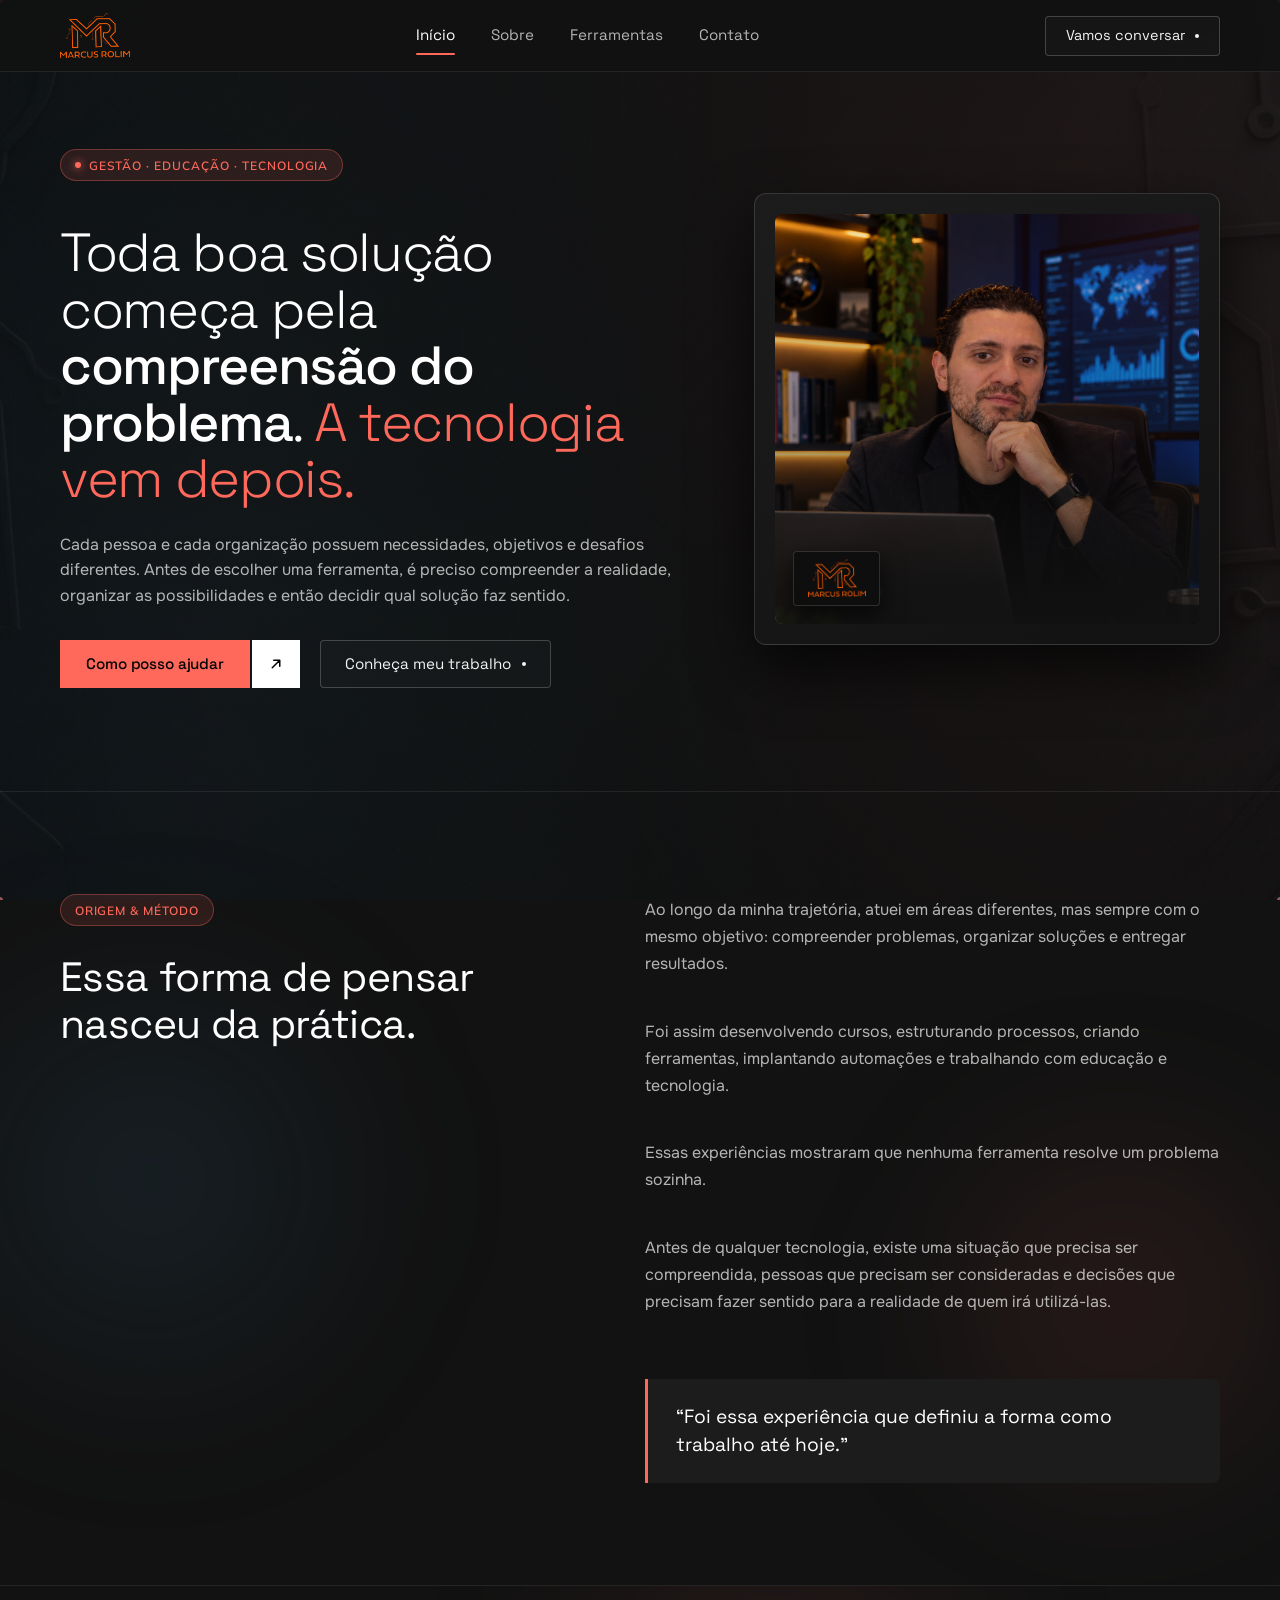
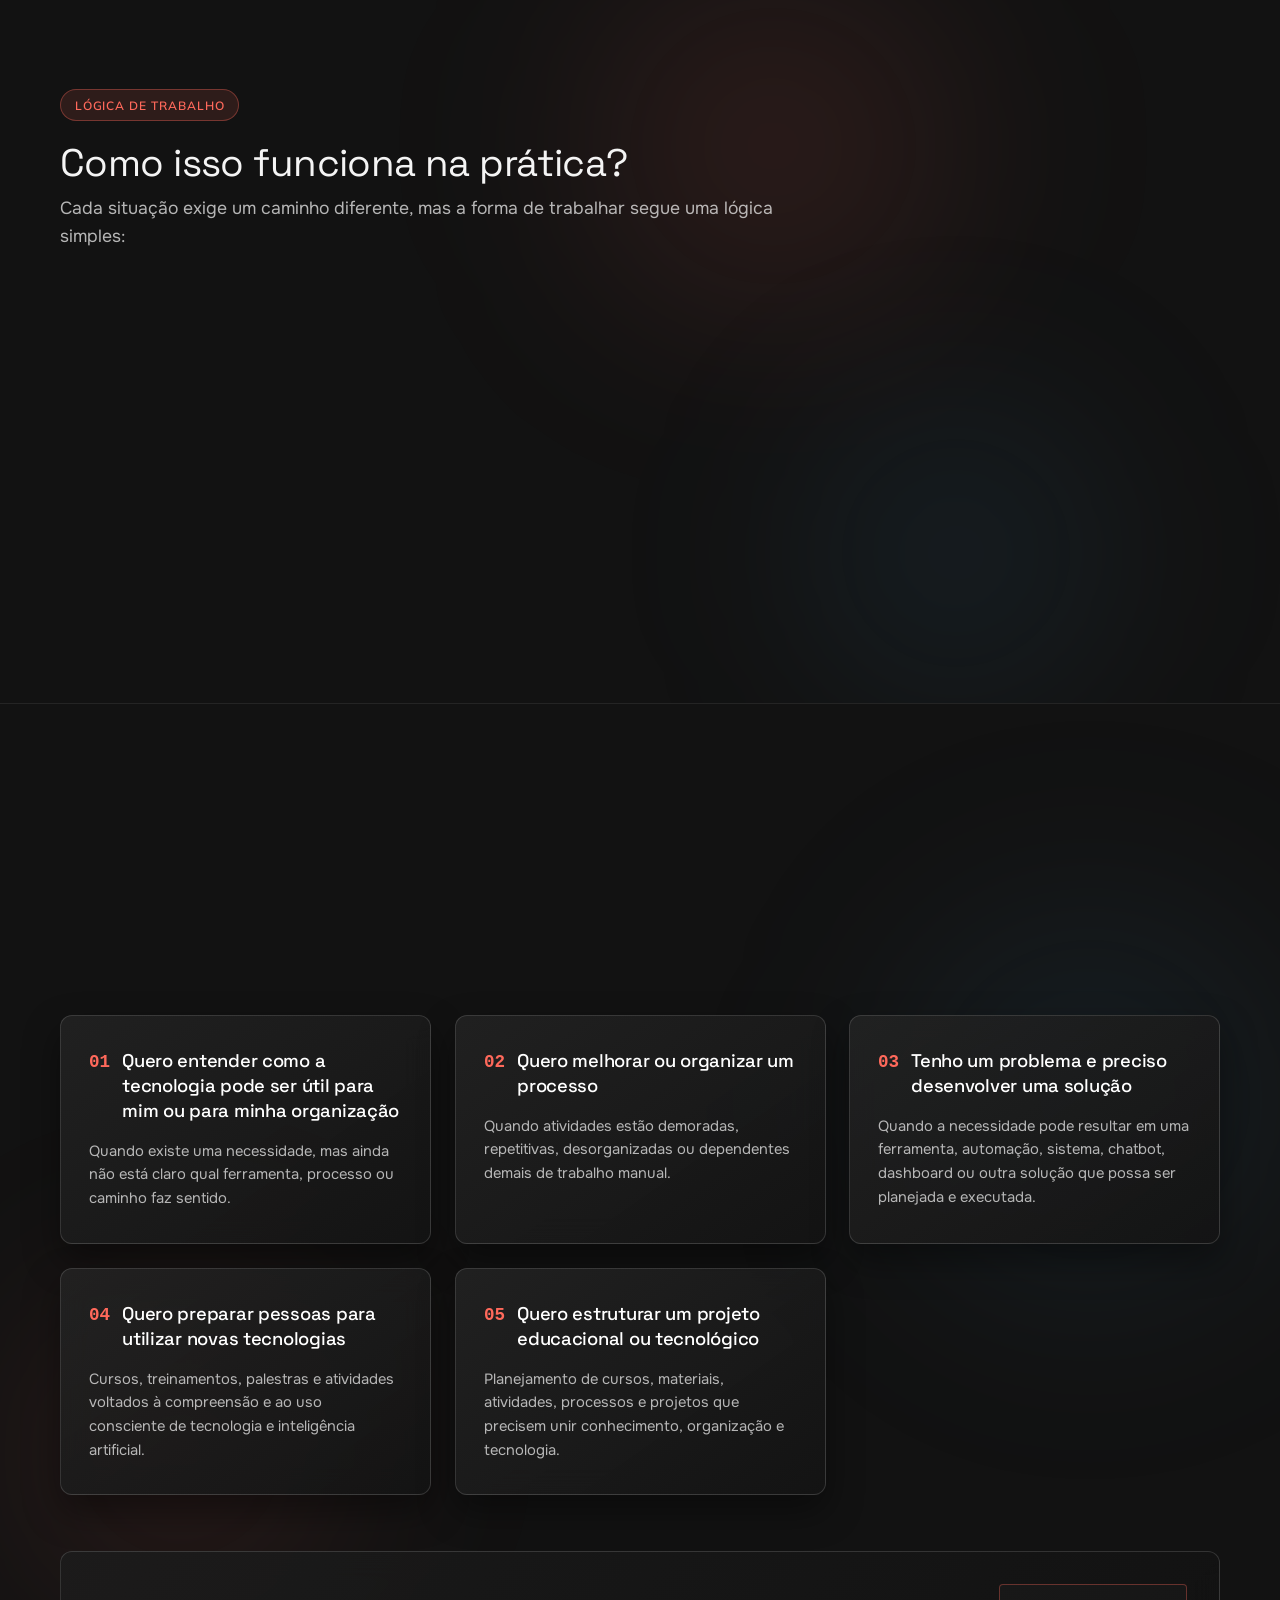
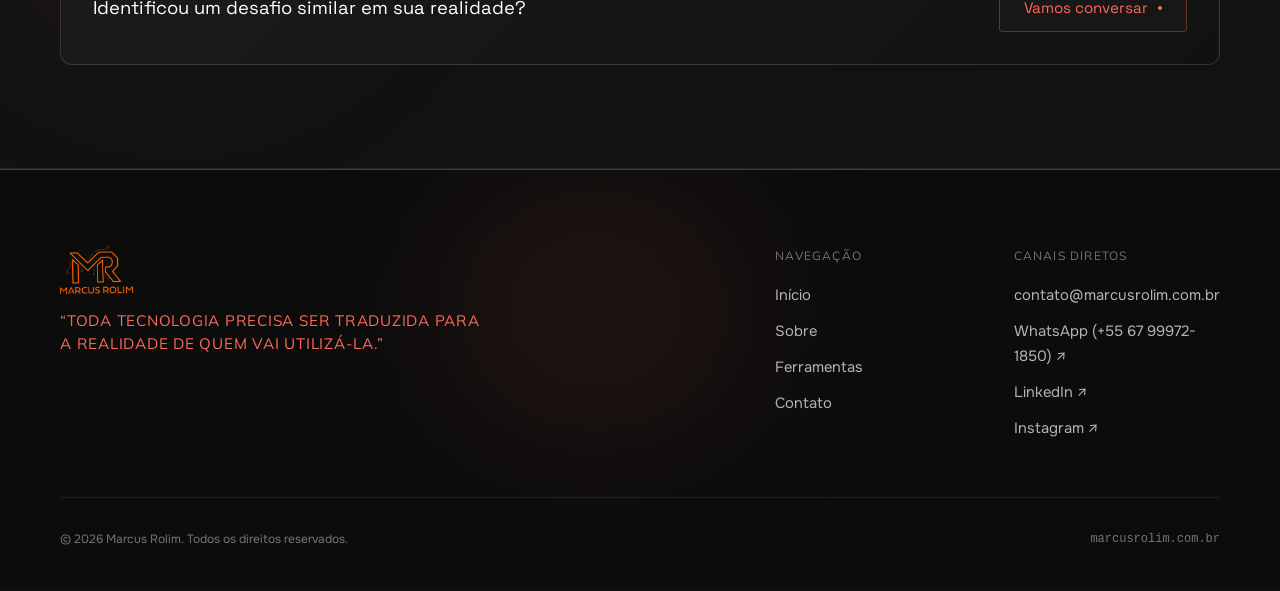
<file: index.html>
<!DOCTYPE html>
<html lang="pt-BR">
<head>
  <meta charset="utf-8">
  <meta name="viewport" content="width=device-width, initial-scale=1">
  <meta name="theme-color" content="#121212">

  <title>Marcus Rolim | Gestão, Educação e Tecnologia</title>
  <meta name="description" content="Toda boa solução começa pela compreensão do problema. A tecnologia vem depois. Portal profissional de Marcus Rolim unindo gestão, educação e tecnologia.">
  <meta name="author" content="Marcus Rolim">
  <link rel="canonical" href="https://marcusrolim.com.br/">

  <!-- Open Graph / Redes Sociais -->
  <meta property="og:type" content="website">
  <meta property="og:url" content="https://marcusrolim.com.br/">
  <meta property="og:title" content="Marcus Rolim | Gestão, Educação e Tecnologia">
  <meta property="og:description" content="Toda boa solução começa pela compreensão do problema. A tecnologia vem depois.">
  <meta property="og:image" content="assets/images/logo-marcus-rolim.png">

  <!-- Favicon / Ícone do Site -->
  <link rel="icon" type="image/svg+xml" href="assets/images/favicon.svg?v=2">
  <link rel="icon" type="image/x-icon" href="assets/images/favicon.ico?v=2">
  <link rel="apple-touch-icon" href="assets/images/favicon.png?v=2">

  <!-- Fontes do Google (Fallbacks progressivos de alta qualidade) -->
  <link rel="preconnect" href="https://fonts.googleapis.com">
  <link rel="preconnect" href="https://fonts.gstatic.com" crossorigin>
  <link href="https://fonts.googleapis.com/css2?family=Mulish:wght@400;600;700&family=Onest:wght@400;500;600&family=Space+Grotesk:wght@300;400;500&display=swap" rel="stylesheet">

  <!-- Estilos Organizáveis e Modulares (CSS Puro sem Tailwind) -->
  <link rel="stylesheet" href="assets/css/variables.css?v=2">
  <link rel="stylesheet" href="assets/css/global.css?v=2">
  <link rel="stylesheet" href="assets/css/components.css?v=2">
</head>
<body class="bg-tech-glow">

  <!-- Camada de Fundo Tecnológico Oficial MR com Circuitos -->
  <div class="site-bg-overlay" aria-hidden="true"></div>

  <!-- Canvas Tecnológico Global com Nós Digitais Interativos em toda a rolagem -->
  <canvas id="global-tech-canvas" class="global-tech-canvas" aria-hidden="true"></canvas>

  <!-- ============================================================== HEADER -->
  <header class="site-header">
    <div class="container header-container">
      <a href="index.html" class="site-logo" aria-label="Marcus Rolim — Início">
        <img src="assets/images/logo-marcus-rolim.png" alt="Marcus Rolim" class="brand-logo-img">
      </a>

      <!-- Menu Desktop -->
      <nav class="nav-desktop" aria-label="Navegação Principal">
        <a href="index.html" class="is-active">Início</a>
        <a href="sobre.html">Sobre</a>
        <a href="ferramentas.html">Ferramentas</a>
        <a href="contato.html">Contato</a>
      </nav>

      <!-- CTA Desktop -->
      <div class="header-cta-wrap">
        <a href="contato.html" class="btn-ghost" style="height: 40px; padding: 0 1.25rem; font-size: 0.9rem;">
          Vamos conversar<span class="btn-dot" aria-hidden="true"></span>
        </a>
      </div>

      <!-- Botão Hambúrguer Mobile -->
      <button type="button" class="btn-hamburger" id="btn-hamburger" aria-expanded="false" aria-controls="mobile-nav" aria-label="Abrir menu de navegação">
        <span aria-hidden="true"></span>
        <span aria-hidden="true"></span>
      </button>
    </div>
  </header>

  <!-- Menu Sheet Mobile (Drawer) -->
  <nav id="mobile-nav" class="nav-mobile-sheet" aria-label="Menu Mobile" aria-hidden="true">
    <a href="index.html" class="is-active">Início</a>
    <a href="sobre.html">Sobre</a>
    <a href="ferramentas.html">Ferramentas</a>
    <a href="contato.html">Contato</a>
    <div style="margin-top: 0.5rem;">
      <a href="contato.html" class="btn-ghost" style="display: flex; justify-content: center; width: 100%;">
        Vamos conversar<span class="btn-dot" aria-hidden="true"></span>
      </a>
    </div>
  </nav>

  <main id="conteudo-principal">

    <!-- ============================================================ HERO (DOBRA 1) -->
    <section class="section section-hero" aria-label="Apresentação Principal">
      <div class="container">
        <div class="hero-grid">
          <!-- Coluna 1: Conteúdo Editorial (55-60%) -->
          <div class="hero-copy reveal-on-scroll">
            <div>
              <span class="tag-badge">
                <span class="pulse-dot" aria-hidden="true"></span>
                Gestão · Educação · Tecnologia
              </span>
            </div>

            <h1 class="hero-headline">
              Toda boa solução começa pela <strong>compreensão do problema</strong>.
              <span class="headline-coral">A tecnologia vem depois.</span>
            </h1>

            <p class="hero-subtext">
              Cada pessoa e cada organização possuem necessidades, objetivos e desafios diferentes.
              Antes de escolher uma ferramenta, é preciso compreender a realidade, organizar as possibilidades e então decidir qual solução faz sentido.
            </p>

            <div class="hero-actions">
              <!-- CTA 1: Leva ao Bloco 4 -->
              <a href="#como-posso-ajudar" class="btn-cta-tile">
                <span class="cta-label">Como posso ajudar</span>
                <span class="cta-tile">
                  <img src="assets/images/send-icon.svg" alt="" width="16" height="16" aria-hidden="true">
                </span>
              </a>

              <!-- CTA 2: Leva para /sobre -->
              <a href="sobre.html" class="btn-ghost">
                Conheça meu trabalho<span class="btn-dot" aria-hidden="true"></span>
              </a>
            </div>
          </div>

          <!-- Coluna 2: Fotografia Profissional (40-45%) -->
          <div class="hero-media-wrapper reveal-on-scroll">
            <div class="hero-card-frame">
              <div class="hero-image-box">
                <img src="assets/images/marcus-rolim-hero.png" alt="Fotografia de Marcus Rolim — atuação profissional em Gestão, Educação e Tecnologia">
                <div class="hero-photo-tag">
                  <img src="assets/images/logo-marcus-rolim.png" alt="Marcus Rolim" class="hero-photo-logo-img">
                </div>
              </div>
            </div>
          </div>
        </div>
      </div>
    </section>

    <!-- ============================================================ BLOCO 2 — EDITORIAL DA PRÁTICA -->
    <section class="section section-editorial" aria-labelledby="titulo-bloco-pratica">
      <div class="container">
        <div class="editorial-grid">
          <div class="editorial-header reveal-on-scroll">
            <span class="tag-badge">Origem & Método</span>
            <h2 id="titulo-bloco-pratica">Essa forma de pensar nasceu da prática.</h2>
          </div>

          <div class="editorial-body reveal-on-scroll">
            <p>
              Ao longo da minha trajetória, atuei em áreas diferentes, mas sempre com o mesmo objetivo: compreender problemas, organizar soluções e entregar resultados.
            </p>
            <p>
              Foi assim desenvolvendo cursos, estruturando processos, criando ferramentas, implantando automações e trabalhando com educação e tecnologia.
            </p>
            <p>
              Essas experiências mostraram que nenhuma ferramenta resolve um problema sozinha.
            </p>
            <p>
              Antes de qualquer tecnologia, existe uma situação que precisa ser compreendida, pessoas que precisam ser consideradas e decisões que precisam fazer sentido para a realidade de quem irá utilizá-las.
            </p>

            <div class="editorial-highlight-box">
              <p>“Foi essa experiência que definiu a forma como trabalho até hoje.”</p>
            </div>
          </div>
        </div>
      </div>
    </section>

    <!-- ============================================================ BLOCO 3 — COMO FUNCIONA NA PRÁTICA -->
    <section class="section section-process" aria-labelledby="titulo-bloco-processo">
      <div class="container">
        <div class="section-process-intro reveal-on-scroll">
          <span class="tag-badge">Lógica de Trabalho</span>
          <h2 id="titulo-bloco-processo">Como isso funciona na prática?</h2>
          <p style="max-width: 64ch; margin-top: 0.5rem; font-size: 1.1rem;">
            Cada situação exige um caminho diferente, mas a forma de trabalhar segue uma lógica simples:
          </p>
        </div>

        <div class="process-timeline">
          <!-- 01 COMPREENDER -->
          <article class="process-card reveal-on-scroll">
            <div class="process-num">01</div>
            <h3 class="process-title">Compreender</h3>
            <p class="process-desc">
              Entender a situação, as pessoas envolvidas, o problema e o resultado que se pretende alcançar.
            </p>
          </article>

          <!-- 02 ORGANIZAR -->
          <article class="process-card reveal-on-scroll">
            <div class="process-num">02</div>
            <h3 class="process-title">Organizar</h3>
            <p class="process-desc">
              Separar causas de sintomas, reunir as informações necessárias e identificar limitações, recursos e possibilidades.
            </p>
          </article>

          <!-- 03 PLANEJAR -->
          <article class="process-card reveal-on-scroll">
            <div class="process-num">03</div>
            <h3 class="process-title">Planejar</h3>
            <p class="process-desc">
              Definir um caminho viável e decidir quais conhecimentos, processos e tecnologias podem contribuir para a solução.
            </p>
          </article>

          <!-- 04 EXECUTAR -->
          <article class="process-card reveal-on-scroll">
            <div class="process-num">04</div>
            <h3 class="process-title">Executar</h3>
            <p class="process-desc">
              Colocar a solução em prática, seja por meio de uma ferramenta, automação, sistema, processo, capacitação ou outra abordagem adequada.
            </p>
          </article>

          <!-- 05 EVOLUIR -->
          <article class="process-card reveal-on-scroll">
            <div class="process-num">05</div>
            <h3 class="process-title">Evoluir</h3>
            <p class="process-desc">
              Observar os resultados, identificar o que funcionou e ajustar o que pode ser melhorado.
            </p>
          </article>
        </div>
      </div>
    </section>

    <!-- ============================================================ BLOCO 4 — SITUAÇÕES DE AJUDA -->
    <section class="section section-situations" id="como-posso-ajudar" aria-labelledby="titulo-bloco-ajuda">
      <div class="container">
        <div class="reveal-on-scroll">
          <span class="tag-badge">Atuação Profissional</span>
          <h2 id="titulo-bloco-ajuda">Em quais situações posso ajudar?</h2>
          <p style="max-width: 68ch; margin-top: 0.5rem; font-size: 1.1rem;">
            Nem sempre o problema está em não ter uma ferramenta. Muitas vezes, o primeiro passo é entender o que precisa ser resolvido e qual caminho faz sentido.
          </p>
        </div>

        <div class="situations-grid">
          <!-- 01 -->
          <article class="situation-card reveal-on-scroll">
            <div class="situation-header">
              <span class="situation-num">01</span>
              <h3 class="situation-title">Quero entender como a tecnologia pode ser útil para mim ou para minha organização</h3>
            </div>
            <p class="situation-desc">
              Quando existe uma necessidade, mas ainda não está claro qual ferramenta, processo ou caminho faz sentido.
            </p>
          </article>

          <!-- 02 -->
          <article class="situation-card reveal-on-scroll">
            <div class="situation-header">
              <span class="situation-num">02</span>
              <h3 class="situation-title">Quero melhorar ou organizar um processo</h3>
            </div>
            <p class="situation-desc">
              Quando atividades estão demoradas, repetitivas, desorganizadas ou dependentes demais de trabalho manual.
            </p>
          </article>

          <!-- 03 -->
          <article class="situation-card reveal-on-scroll">
            <div class="situation-header">
              <span class="situation-num">03</span>
              <h3 class="situation-title">Tenho um problema e preciso desenvolver uma solução</h3>
            </div>
            <p class="situation-desc">
              Quando a necessidade pode resultar em uma ferramenta, automação, sistema, chatbot, dashboard ou outra solução que possa ser planejada e executada.
            </p>
          </article>

          <!-- 04 -->
          <article class="situation-card reveal-on-scroll">
            <div class="situation-header">
              <span class="situation-num">04</span>
              <h3 class="situation-title">Quero preparar pessoas para utilizar novas tecnologias</h3>
            </div>
            <p class="situation-desc">
              Cursos, treinamentos, palestras e atividades voltados à compreensão e ao uso consciente de tecnologia e inteligência artificial.
            </p>
          </article>

          <!-- 05 -->
          <article class="situation-card reveal-on-scroll">
            <div class="situation-header">
              <span class="situation-num">05</span>
              <h3 class="situation-title">Quero estruturar um projeto educacional ou tecnológico</h3>
            </div>
            <p class="situation-desc">
              Planejamento de cursos, materiais, atividades, processos e projetos que precisem unir conhecimento, organização e tecnologia.
            </p>
          </article>
        </div>

        <!-- CTA discreto ao final direcionando para /contato -->
        <div class="situations-cta-bar reveal-on-scroll">
          <p>Identificou um desafio similar em sua realidade?</p>
          <a href="contato.html" class="btn-ghost" style="border-color: var(--color-primary-border); color: var(--color-primary);">
            Vamos conversar<span class="btn-dot" aria-hidden="true"></span>
          </a>
        </div>
      </div>
    </section>

  </main>

  <!-- ============================================================== FOOTER -->
  <footer class="site-footer">
    <div class="container">
      <div class="footer-top">
        <div class="footer-brand">
          <a href="index.html" class="site-logo footer-logo" style="width: fit-content;" aria-label="Marcus Rolim — Início">
            <img src="assets/images/logo-marcus-rolim.png" alt="Marcus Rolim" class="footer-logo-img">
          </a>

          <p class="footer-quote">
            “Toda tecnologia precisa ser traduzida para a realidade de quem vai utilizá-la.”
          </p>
        </div>

        <div class="footer-links-grid">
          <div>
            <span class="footer-col-title">Navegação</span>
            <ul class="footer-nav-list">
              <li><a href="index.html">Início</a></li>
              <li><a href="sobre.html">Sobre</a></li>
              <li><a href="ferramentas.html">Ferramentas</a></li>
              <li><a href="contato.html">Contato</a></li>
            </ul>
          </div>

          <div>
            <span class="footer-col-title">Canais Diretos</span>
            <ul class="footer-nav-list">
              <li>
                <a href="mailto:contato@marcusrolim.com.br">contato@marcusrolim.com.br</a>
              </li>
              <li>
                <a href="https://wa.me/5567999721850?text=Ol%C3%A1%2C%20Marcus.%20Encontrei%20seu%20contato%20pelo%20site%20marcusrolim.com.br%20e%20gostaria%20de%20conversar%20sobre%20uma%20situa%C3%A7%C3%A3o%2Fprojeto." target="_blank" rel="noopener noreferrer">
                  WhatsApp (+55 67 99972-1850) ↗
                </a>
              </li>
              <li>
                <a href="https://www.linkedin.com/in/marcus-rolim-10b79232b/" target="_blank" rel="noopener noreferrer">
                  LinkedIn ↗
                </a>
              </li>
              <li>
                <a href="https://www.instagram.com/marcusphotonrolim/" target="_blank" rel="noopener noreferrer">
                  Instagram ↗
                </a>
              </li>
            </ul>
          </div>
        </div>
      </div>

      <div class="footer-bottom">
        <div>
          © <span id="footer-year">2026</span> Marcus Rolim. Todos os direitos reservados.
        </div>
        <div style="font-family: var(--font-mono); color: var(--color-text-subtle);">
          marcusrolim.com.br
        </div>
      </div>
    </div>
  </footer>

  <!-- Scripts Interativos -->
  <script src="assets/js/main.js?v=2"></script>
</body>
</html>
</file>
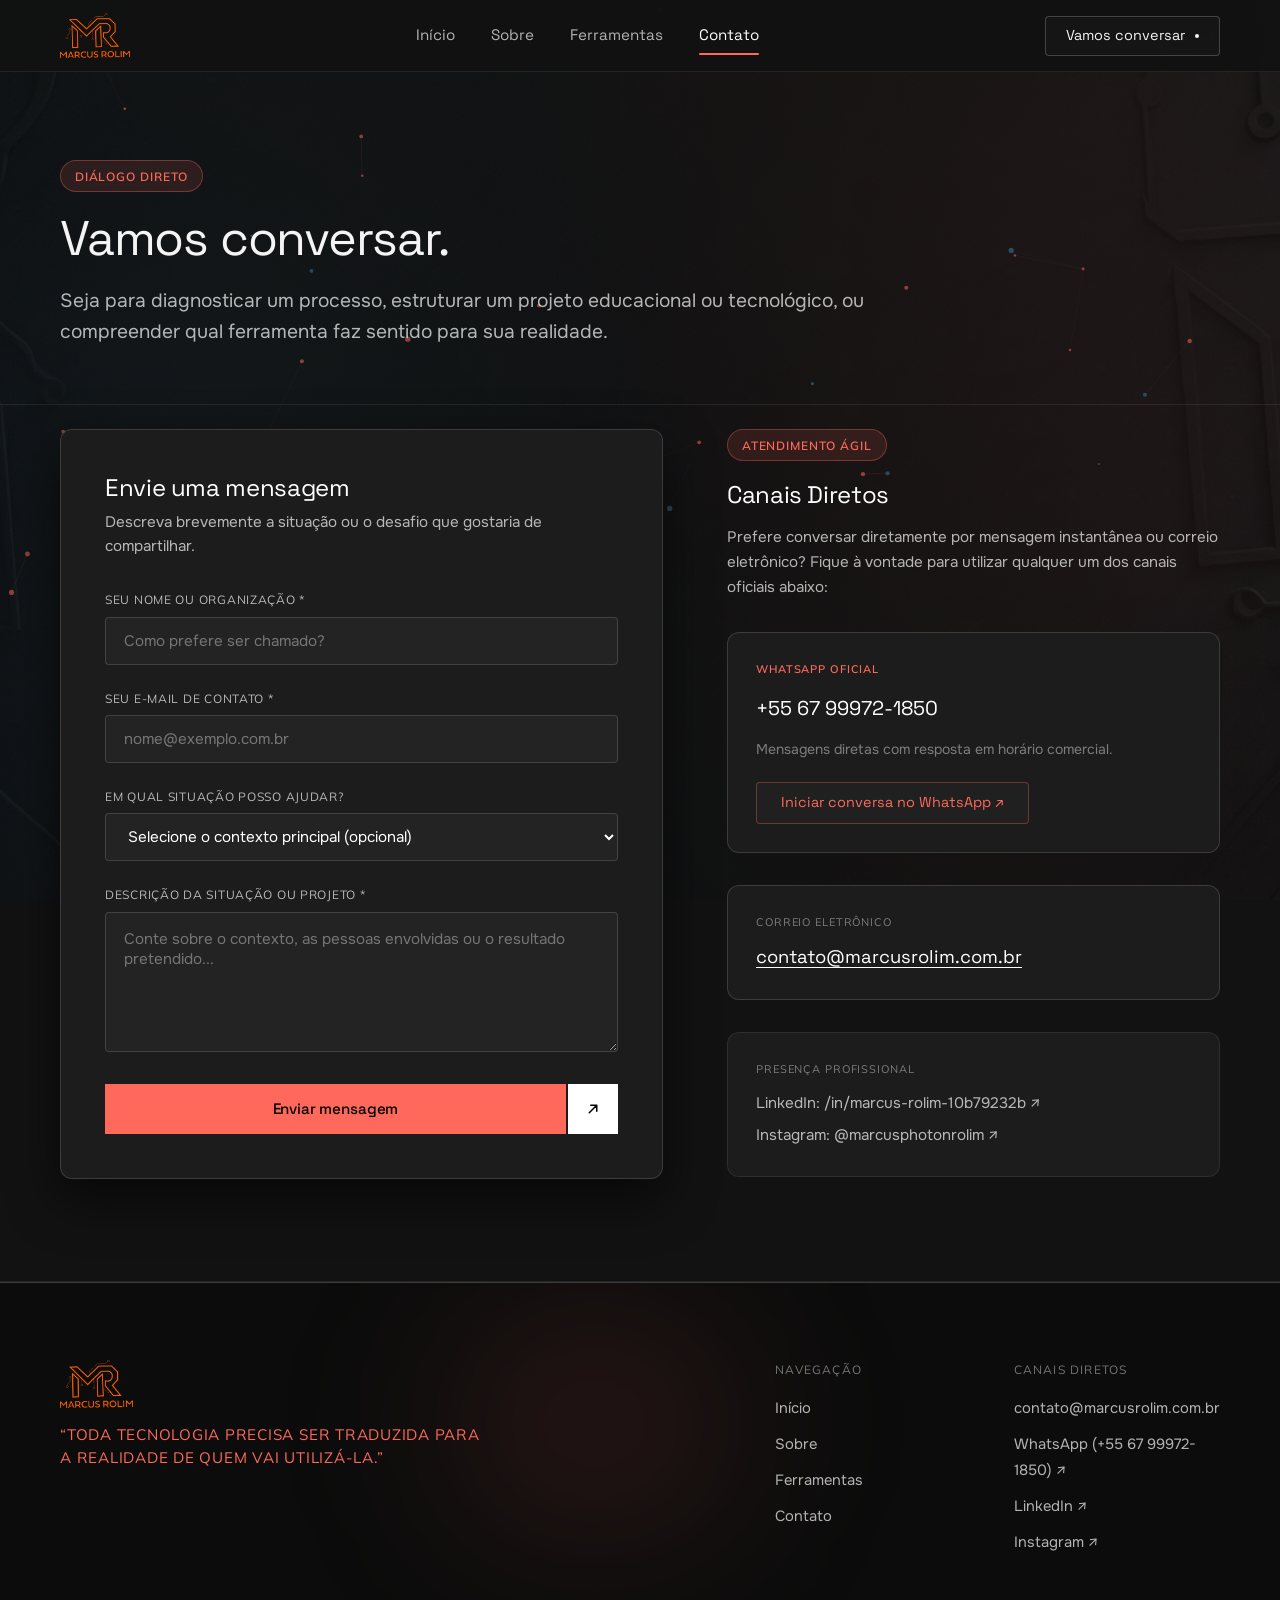
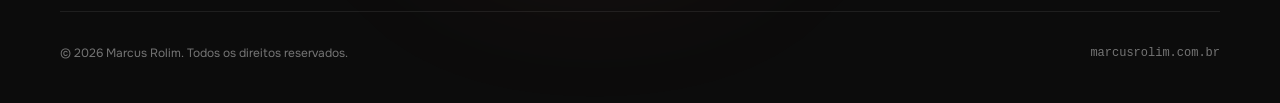
<file: contato.html>
<!DOCTYPE html>
<html lang="pt-BR">
<head>
  <meta charset="utf-8">
  <meta name="viewport" content="width=device-width, initial-scale=1">
  <meta name="theme-color" content="#121212">

  <title>Contato | Marcus Rolim — Gestão, Educação e Tecnologia</title>
  <meta name="description" content="Entre em contato com Marcus Rolim para conversar sobre uma situação, processo ou projeto. Atendimento direto e direcionamento consciente.">
  <meta name="author" content="Marcus Rolim">
  <link rel="canonical" href="https://marcusrolim.com.br/contato.html">

  <!-- Favicon / Ícone do Site -->
  <link rel="icon" type="image/svg+xml" href="assets/images/favicon.svg?v=2">
  <link rel="icon" type="image/x-icon" href="assets/images/favicon.ico?v=2">
  <link rel="apple-touch-icon" href="assets/images/favicon.png?v=2">

  <link rel="preconnect" href="https://fonts.googleapis.com">
  <link rel="preconnect" href="https://fonts.gstatic.com" crossorigin>
  <link href="https://fonts.googleapis.com/css2?family=Mulish:wght@400;600;700&family=Onest:wght@400;500;600&family=Space+Grotesk:wght@300;400;500&display=swap" rel="stylesheet">

  <link rel="stylesheet" href="assets/css/variables.css?v=2">
  <link rel="stylesheet" href="assets/css/global.css?v=2">
  <link rel="stylesheet" href="assets/css/components.css?v=2">
</head>
<body class="bg-tech-glow">

  <!-- Camada de Fundo Tecnológico Oficial MR com Circuitos -->
  <div class="site-bg-overlay" aria-hidden="true"></div>

  <!-- Canvas Tecnológico Global com Nós Digitais Interativos -->
  <canvas id="global-tech-canvas" class="global-tech-canvas" aria-hidden="true"></canvas>

  <!-- ============================================================== HEADER -->
  <header class="site-header">
    <div class="container header-container">
      <a href="index.html" class="site-logo" aria-label="Marcus Rolim — Início">
        <img src="assets/images/logo-marcus-rolim.png" alt="Marcus Rolim" class="brand-logo-img">
      </a>

      <nav class="nav-desktop" aria-label="Navegação Principal">
        <a href="index.html">Início</a>
        <a href="sobre.html">Sobre</a>
        <a href="ferramentas.html">Ferramentas</a>
        <a href="contato.html" class="is-active">Contato</a>
      </nav>

      <div class="header-cta-wrap">
        <a href="contato.html" class="btn-ghost" style="height: 40px; padding: 0 1.25rem; font-size: 0.9rem;">
          Vamos conversar<span class="btn-dot" aria-hidden="true"></span>
        </a>
      </div>

      <button type="button" class="btn-hamburger" id="btn-hamburger" aria-expanded="false" aria-controls="mobile-nav" aria-label="Abrir menu de navegação">
        <span aria-hidden="true"></span>
        <span aria-hidden="true"></span>
      </button>
    </div>
  </header>

  <!-- Menu Mobile -->
  <nav id="mobile-nav" class="nav-mobile-sheet" aria-label="Menu Mobile" aria-hidden="true">
    <a href="index.html">Início</a>
    <a href="sobre.html">Sobre</a>
    <a href="ferramentas.html">Ferramentas</a>
    <a href="contato.html" class="is-active">Contato</a>
    <div style="margin-top: 0.5rem;">
      <a href="contato.html" class="btn-ghost" style="display: flex; justify-content: center; width: 100%;">
        Vamos conversar<span class="btn-dot" aria-hidden="true"></span>
      </a>
    </div>
  </nav>

  <main id="conteudo-principal">

    <!-- ============================================================ HERO CONTATO -->
    <section class="section section-hero" style="min-height: 45vh; padding-bottom: 2rem;">
      <div class="container">
        <div class="reveal-on-scroll">
          <span class="tag-badge">Diálogo Direto</span>
          <h1 style="font-size: clamp(2.2rem, 3.8vw, 3.5rem); line-height: 1.1; margin-bottom: 1.25rem;">
            Vamos <span class="headline-coral">conversar</span>.
          </h1>
          <p style="font-size: 1.2rem; line-height: 1.6; color: var(--color-text-muted); max-width: 62ch;">
            Seja para diagnosticar um processo, estruturar um projeto educacional ou tecnológico, ou compreender qual ferramenta faz sentido para sua realidade.
          </p>
        </div>
      </div>
    </section>

    <!-- ============================================================ GRID DE CONTATO -->
    <section class="section" style="padding-top: 1.5rem;">
      <div class="container">
        <div style="display: grid; grid-template-columns: 1.1fr 0.9fr; gap: clamp(2rem, 5vw, 4.5rem); align-items: start;">
          
          <!-- Coluna Formulário -->
          <div class="contact-form-card reveal-on-scroll">
            <h2 style="font-size: 1.5rem; color: #fff; margin-bottom: 0.5rem;">Envie uma mensagem</h2>
            <p style="font-size: 0.95rem; margin-bottom: 2rem;">
              Descreva brevemente a situação ou o desafio que gostaria de compartilhar.
            </p>

            <form id="mr-contact-form" action="https://api.web3forms.com/submit" method="POST" novalidate>
              <input type="hidden" name="access_key" value="6ac43fca-a095-40e8-9db7-5eb1b78592c0">
              <input type="hidden" name="from_name" value="Marcus Rolim - Site">
              <input type="checkbox" name="botcheck" class="hidden" style="display: none;">

              <div class="form-group">
                <label for="contact-name">Seu nome ou organização *</label>
                <input type="text" id="contact-name" name="name" class="form-control" placeholder="Como prefere ser chamado?" required>
              </div>

              <div class="form-group">
                <label for="contact-email">Seu e-mail de contato *</label>
                <input type="email" id="contact-email" name="email" class="form-control" placeholder="nome@exemplo.com.br" required>
              </div>

              <div class="form-group">
                <label for="contact-subject">Em qual situação posso ajudar?</label>
                <select id="contact-subject" name="subject" class="form-control" style="cursor: pointer;">
                  <option value="" style="background: #181818;">Selecione o contexto principal (opcional)</option>
                  <option value="Quero entender como a tecnologia pode ser útil" style="background: #181818;">Quero entender como a tecnologia pode ser útil</option>
                  <option value="Quero melhorar ou organizar um processo" style="background: #181818;">Quero melhorar ou organizar um processo</option>
                  <option value="Tenho um problema e preciso desenvolver uma solução" style="background: #181818;">Tenho um problema e preciso desenvolver uma solução</option>
                  <option value="Quero preparar pessoas para novas tecnologias" style="background: #181818;">Quero preparar pessoas para novas tecnologias</option>
                  <option value="Quero estruturar um projeto educacional ou tecnológico" style="background: #181818;">Quero estruturar um projeto educacional ou tecnológico</option>
                  <option value="Outro desafio específico" style="background: #181818;">Outro desafio específico</option>
                </select>
              </div>

              <div class="form-group">
                <label for="contact-message">Descrição da situação ou projeto *</label>
                <textarea id="contact-message" name="message" class="form-control" placeholder="Conte sobre o contexto, as pessoas envolvidas ou o resultado pretendido..." required></textarea>
              </div>

              <div style="margin-top: 2rem;">
                <button type="submit" id="contact-submit-btn" class="btn-cta-tile" style="width: 100%;">
                  <span class="cta-label" id="contact-submit-label" style="flex: 1; height: 50px;">Enviar mensagem</span>
                  <span class="cta-tile" style="height: 50px; width: 50px;">
                    <img src="assets/images/send-icon.svg" alt="" width="18" height="18" aria-hidden="true">
                  </span>
                </button>
              </div>

              <div id="form-feedback" class="form-feedback" role="alert" aria-live="polite"></div>
            </form>
          </div>

          <!-- Coluna Informações & Canais Imediatos -->
          <div class="reveal-on-scroll" style="display: flex; flex-direction: column; gap: 2rem;">
            <div>
              <span class="tag-badge">Atendimento Ágil</span>
              <h2 style="font-size: 1.5rem; color: #fff; margin-bottom: 1rem;">Canais Diretos</h2>
              <p style="font-size: 0.95rem; line-height: 1.65;">
                Prefere conversar diretamente por mensagem instantânea ou correio eletrônico? Fique à vontade para utilizar qualquer um dos canais oficiais abaixo:
              </p>
            </div>

            <!-- Card WhatsApp Destaque -->
            <div style="padding: 1.75rem; background: var(--color-surface-card); border: 1px solid var(--border-subtle); border-radius: var(--radius-lg); display: flex; flex-direction: column; gap: 0.85rem;">
              <small style="font-family: var(--font-tag); font-size: 11px; text-transform: uppercase; color: var(--color-primary); letter-spacing: 0.08em; font-weight: 600;">
                WhatsApp Oficial
              </small>
              <span style="font-family: var(--font-display); font-size: 1.25rem; color: #fff;">+55 67 99972-1850</span>
              <p style="font-size: 0.875rem; color: var(--color-text-subtle); margin: 0;">
                Mensagens diretas com resposta em horário comercial.
              </p>
              <div style="margin-top: 0.5rem;">
                <a href="https://wa.me/5567999721850?text=Ol%C3%A1%2C%20Marcus.%20Encontrei%20seu%20contato%20pelo%20site%20marcusrolim.com.br%20e%20gostaria%20de%20conversar%20sobre%20uma%20situa%C3%A7%C3%A3o%2Fprojeto." target="_blank" rel="noopener noreferrer" class="btn-ghost" style="height: 42px; font-size: 0.9rem; border-color: var(--color-primary-border); color: var(--color-primary);">
                  Iniciar conversa no WhatsApp ↗
                </a>
              </div>
            </div>

            <!-- Card E-mail -->
            <div style="padding: 1.75rem; background: var(--color-surface-card); border: 1px solid var(--border-subtle); border-radius: var(--radius-lg); display: flex; flex-direction: column; gap: 0.65rem;">
              <small style="font-family: var(--font-tag); font-size: 11px; text-transform: uppercase; color: var(--color-text-subtle); letter-spacing: 0.08em;">
                Correio Eletrônico
              </small>
              <a href="mailto:contato@marcusrolim.com.br" style="font-family: var(--font-display); font-size: 1.15rem; color: #fff; text-decoration: underline; text-underline-offset: 4px;">
                contato@marcusrolim.com.br
              </a>
            </div>

            <!-- Card Redes Profissionais -->
            <div style="padding: 1.75rem; background: var(--color-surface-card); border: 1px solid var(--border-hairline); border-radius: var(--radius-lg); display: flex; flex-direction: column; gap: 0.75rem;">
              <small style="font-family: var(--font-tag); font-size: 11px; text-transform: uppercase; color: var(--color-text-subtle); letter-spacing: 0.08em;">
                Presença Profissional
              </small>
              <div style="display: flex; flex-direction: column; gap: 0.5rem; font-size: 0.95rem;">
                <a href="https://www.linkedin.com/in/marcus-rolim-10b79232b/" target="_blank" rel="noopener noreferrer" style="color: var(--color-text-muted);">
                  LinkedIn: /in/marcus-rolim-10b79232b ↗
                </a>
                <a href="https://www.instagram.com/marcusphotonrolim/" target="_blank" rel="noopener noreferrer" style="color: var(--color-text-muted);">
                  Instagram: @marcusphotonrolim ↗
                </a>
              </div>
            </div>

          </div>

        </div>
      </div>
    </section>

  </main>

  <!-- ============================================================== FOOTER -->
  <footer class="site-footer">
    <div class="container">
      <div class="footer-top">
        <div class="footer-brand">
          <a href="index.html" class="site-logo footer-logo" style="width: fit-content;" aria-label="Marcus Rolim — Início">
            <img src="assets/images/logo-marcus-rolim.png" alt="Marcus Rolim" class="footer-logo-img">
          </a>

          <p class="footer-quote">
            “Toda tecnologia precisa ser traduzida para a realidade de quem vai utilizá-la.”
          </p>
        </div>

        <div class="footer-links-grid">
          <div>
            <span class="footer-col-title">Navegação</span>
            <ul class="footer-nav-list">
              <li><a href="index.html">Início</a></li>
              <li><a href="sobre.html">Sobre</a></li>
              <li><a href="ferramentas.html">Ferramentas</a></li>
              <li><a href="contato.html">Contato</a></li>
            </ul>
          </div>

          <div>
            <span class="footer-col-title">Canais Diretos</span>
            <ul class="footer-nav-list">
              <li>
                <a href="mailto:contato@marcusrolim.com.br">contato@marcusrolim.com.br</a>
              </li>
              <li>
                <a href="https://wa.me/5567999721850?text=Ol%C3%A1%2C%20Marcus.%20Encontrei%20seu%20contato%20pelo%20site%20marcusrolim.com.br%20e%20gostaria%20de%20conversar%20sobre%20uma%20situa%C3%A7%C3%A3o%2Fprojeto." target="_blank" rel="noopener noreferrer">
                  WhatsApp (+55 67 99972-1850) ↗
                </a>
              </li>
              <li>
                <a href="https://www.linkedin.com/in/marcus-rolim-10b79232b/" target="_blank" rel="noopener noreferrer">
                  LinkedIn ↗
                </a>
              </li>
              <li>
                <a href="https://www.instagram.com/marcusphotonrolim/" target="_blank" rel="noopener noreferrer">
                  Instagram ↗
                </a>
              </li>
            </ul>
          </div>
        </div>
      </div>

      <div class="footer-bottom">
        <div>
          © <span id="footer-year">2026</span> Marcus Rolim. Todos os direitos reservados.
        </div>
        <div style="font-family: var(--font-mono); color: var(--color-text-subtle);">
          marcusrolim.com.br
        </div>
      </div>
    </div>
  </footer>

  <script src="assets/js/main.js?v=2"></script>
</body>
</html>
</file>
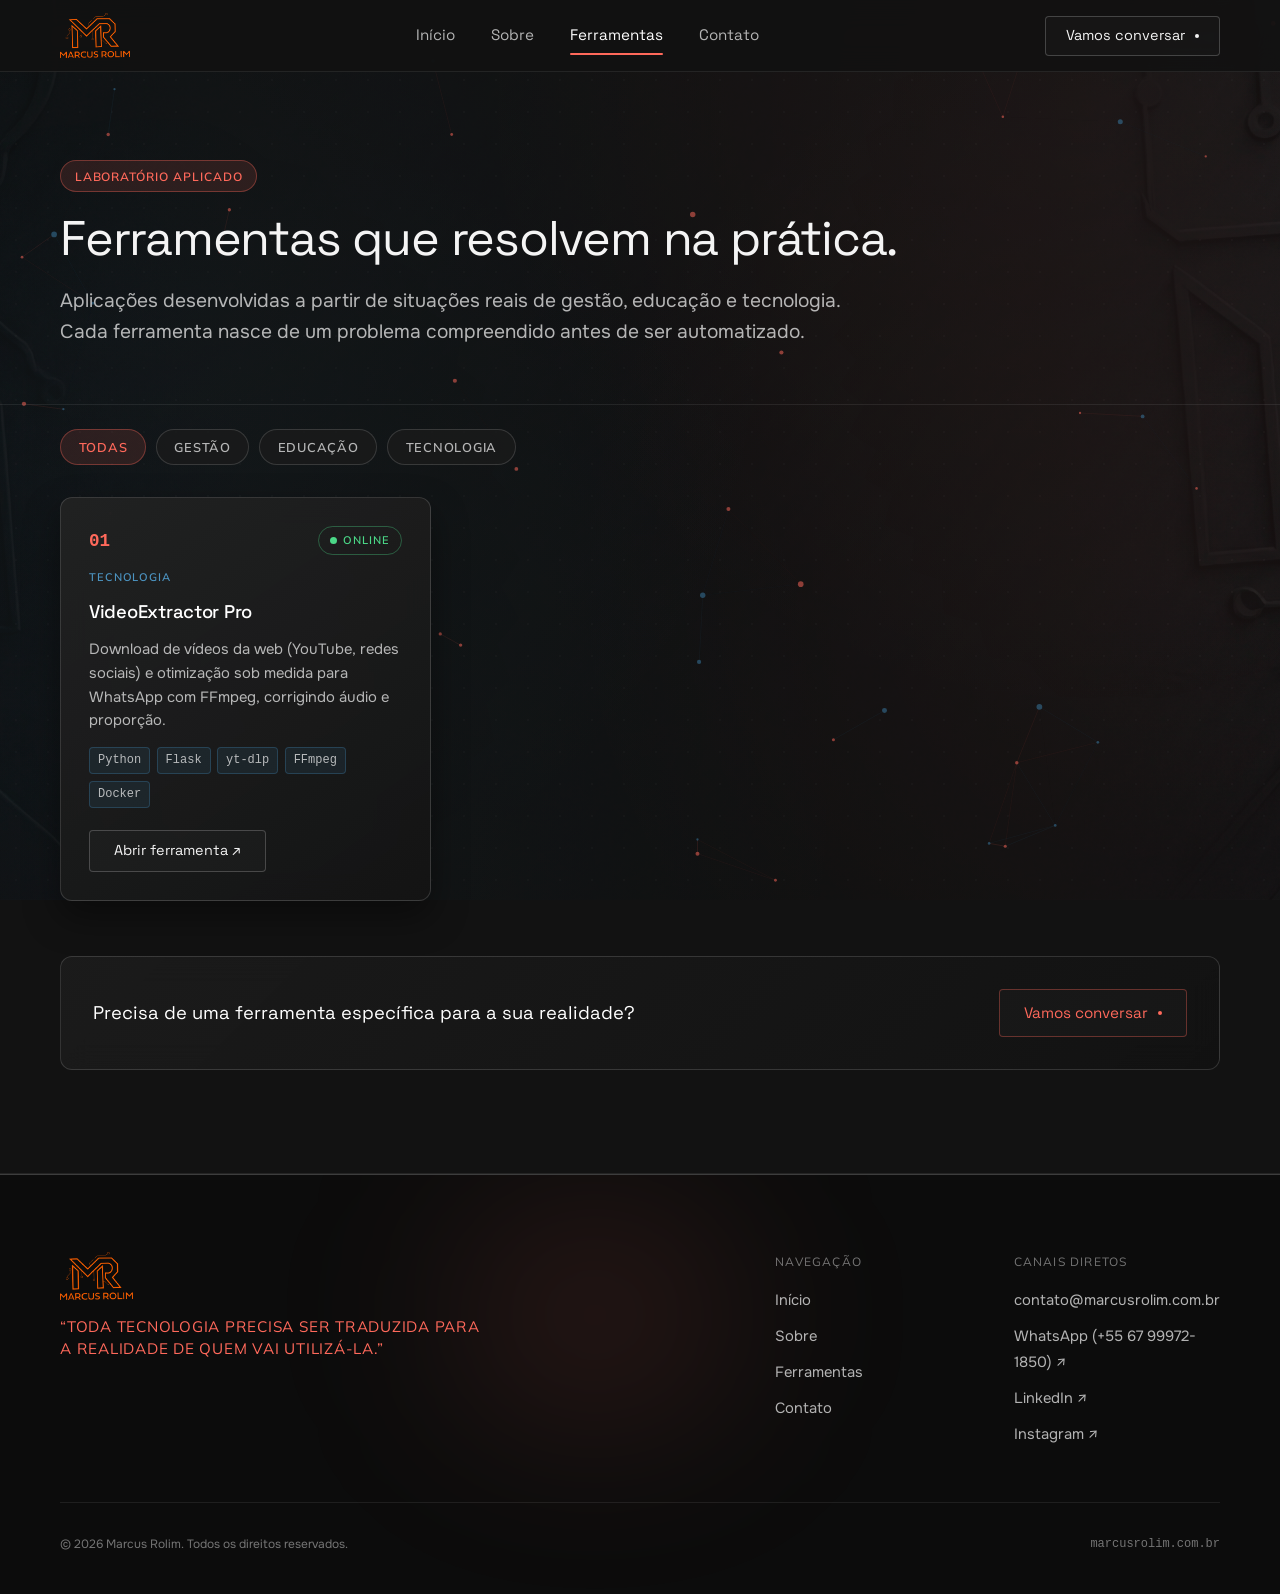
<file: ferramentas.html>
<!DOCTYPE html>
<html lang="pt-BR">
<head>
  <meta charset="utf-8">
  <meta name="viewport" content="width=device-width, initial-scale=1">
  <meta name="theme-color" content="#121212">

  <title>Ferramentas | Marcus Rolim — Gestão, Educação e Tecnologia</title>
  <meta name="description" content="Ferramentas e aplicações desenvolvidas por Marcus Rolim para apoiar gestão, educação e tecnologia na prática. Acesse soluções online prontas para uso.">
  <meta name="author" content="Marcus Rolim">
  <link rel="canonical" href="https://marcusrolim.com.br/ferramentas.html">

  <!-- Favicon / Ícone do Site -->
  <link rel="icon" type="image/svg+xml" href="assets/images/favicon.svg?v=2">
  <link rel="icon" type="image/x-icon" href="assets/images/favicon.ico?v=2">
  <link rel="apple-touch-icon" href="assets/images/favicon.png?v=2">

  <link rel="preconnect" href="https://fonts.googleapis.com">
  <link rel="preconnect" href="https://fonts.gstatic.com" crossorigin>
  <link href="https://fonts.googleapis.com/css2?family=Mulish:wght@400;600;700&family=Onest:wght@400;500;600&family=Space+Grotesk:wght@300;400;500&display=swap" rel="stylesheet">

  <link rel="stylesheet" href="assets/css/variables.css?v=2">
  <link rel="stylesheet" href="assets/css/global.css?v=2">
  <link rel="stylesheet" href="assets/css/components.css?v=2">
</head>
<body class="bg-tech-glow">

  <!-- Camada de Fundo Tecnológico Oficial MR com Circuitos -->
  <div class="site-bg-overlay" aria-hidden="true"></div>

  <!-- Canvas Tecnológico Global com Nós Digitais Interativos -->
  <canvas id="global-tech-canvas" class="global-tech-canvas" aria-hidden="true"></canvas>

  <!-- ============================================================== HEADER -->
  <header class="site-header">
    <div class="container header-container">
      <a href="index.html" class="site-logo" aria-label="Marcus Rolim — Início">
        <img src="assets/images/logo-marcus-rolim.png" alt="Marcus Rolim" class="brand-logo-img">
      </a>

      <nav class="nav-desktop" aria-label="Navegação Principal">
        <a href="index.html">Início</a>
        <a href="sobre.html">Sobre</a>
        <a href="ferramentas.html" class="is-active">Ferramentas</a>
        <a href="contato.html">Contato</a>
      </nav>

      <div class="header-cta-wrap">
        <a href="contato.html" class="btn-ghost" style="height: 40px; padding: 0 1.25rem; font-size: 0.9rem;">
          Vamos conversar<span class="btn-dot" aria-hidden="true"></span>
        </a>
      </div>

      <button type="button" class="btn-hamburger" id="btn-hamburger" aria-expanded="false" aria-controls="mobile-nav" aria-label="Abrir menu de navegação">
        <span aria-hidden="true"></span>
        <span aria-hidden="true"></span>
      </button>
    </div>
  </header>

  <!-- Menu Mobile -->
  <nav id="mobile-nav" class="nav-mobile-sheet" aria-label="Menu Mobile" aria-hidden="true">
    <a href="index.html">Início</a>
    <a href="sobre.html">Sobre</a>
    <a href="ferramentas.html" class="is-active">Ferramentas</a>
    <a href="contato.html">Contato</a>
    <div style="margin-top: 0.5rem;">
      <a href="contato.html" class="btn-ghost" style="display: flex; justify-content: center; width: 100%;">
        Vamos conversar<span class="btn-dot" aria-hidden="true"></span>
      </a>
    </div>
  </nav>

  <main id="conteudo-principal">

    <!-- ============================================================ HERO FERRAMENTAS -->
    <section class="section section-hero" style="min-height: 45vh; padding-bottom: 2rem;">
      <div class="container">
        <div class="reveal-on-scroll">
          <span class="tag-badge">Laboratório Aplicado</span>
          <h1 style="font-size: clamp(2.2rem, 3.8vw, 3.5rem); line-height: 1.1; margin-bottom: 1.25rem;">
            Ferramentas que <span class="headline-coral">resolvem</span> na prática.
          </h1>
          <p style="font-size: 1.2rem; line-height: 1.6; color: var(--color-text-muted); max-width: 62ch;">
            Aplicações desenvolvidas a partir de situações reais de gestão, educação e tecnologia. Cada ferramenta nasce de um problema compreendido antes de ser automatizado.
          </p>
        </div>
      </div>
    </section>

    <!-- ============================================================ GRID DE FERRAMENTAS -->
    <section class="section" style="padding-top: 1.5rem;">
      <div class="container">

        <div class="tools-filter reveal-on-scroll" role="toolbar" aria-label="Filtrar ferramentas">
          <button type="button" class="tools-filter-btn is-active" data-filter="todas" id="filter-todas">Todas</button>
          <button type="button" class="tools-filter-btn" data-filter="gestao" id="filter-gestao">Gestão</button>
          <button type="button" class="tools-filter-btn" data-filter="educacao" id="filter-educacao">Educação</button>
          <button type="button" class="tools-filter-btn" data-filter="tecnologia" id="filter-tecnologia">Tecnologia</button>
        </div>

        <!-- Cards gerados a partir de assets/js/ferramentas.js -->
        <div id="tools-grid" class="tools-grid" aria-live="polite"></div>

        <div class="situations-cta-bar reveal-on-scroll">
          <p>Precisa de uma ferramenta específica para a sua realidade?</p>
          <a href="contato.html" class="btn-ghost" style="border-color: var(--color-primary-border); color: var(--color-primary);">
            Vamos conversar<span class="btn-dot" aria-hidden="true"></span>
          </a>
        </div>

      </div>
    </section>

  </main>

  <!-- ============================================================== FOOTER -->
  <footer class="site-footer">
    <div class="container">
      <div class="footer-top">
        <div class="footer-brand">
          <a href="index.html" class="site-logo footer-logo" style="width: fit-content;" aria-label="Marcus Rolim — Início">
            <img src="assets/images/logo-marcus-rolim.png" alt="Marcus Rolim" class="footer-logo-img">
          </a>

          <p class="footer-quote">
            “Toda tecnologia precisa ser traduzida para a realidade de quem vai utilizá-la.”
          </p>
        </div>

        <div class="footer-links-grid">
          <div>
            <span class="footer-col-title">Navegação</span>
            <ul class="footer-nav-list">
              <li><a href="index.html">Início</a></li>
              <li><a href="sobre.html">Sobre</a></li>
              <li><a href="ferramentas.html">Ferramentas</a></li>
              <li><a href="contato.html">Contato</a></li>
            </ul>
          </div>

          <div>
            <span class="footer-col-title">Canais Diretos</span>
            <ul class="footer-nav-list">
              <li>
                <a href="mailto:contato@marcusrolim.com.br">contato@marcusrolim.com.br</a>
              </li>
              <li>
                <a href="https://wa.me/5567999721850?text=Ol%C3%A1%2C%20Marcus.%20Encontrei%20seu%20contato%20pelo%20site%20marcusrolim.com.br%20e%20gostaria%20de%20conversar%20sobre%20uma%20situa%C3%A7%C3%A3o%2Fprojeto." target="_blank" rel="noopener noreferrer">
                  WhatsApp (+55 67 99972-1850) ↗
                </a>
              </li>
              <li>
                <a href="https://www.linkedin.com/in/marcus-rolim-10b79232b/" target="_blank" rel="noopener noreferrer">
                  LinkedIn ↗
                </a>
              </li>
              <li>
                <a href="https://www.instagram.com/marcusphotonrolim/" target="_blank" rel="noopener noreferrer">
                  Instagram ↗
                </a>
              </li>
            </ul>
          </div>
        </div>
      </div>

      <div class="footer-bottom">
        <div>
          © <span id="footer-year">2026</span> Marcus Rolim. Todos os direitos reservados.
        </div>
        <div style="font-family: var(--font-mono); color: var(--color-text-subtle);">
          marcusrolim.com.br
        </div>
      </div>
    </div>
  </footer>

  <script src="assets/js/ferramentas.js?v=2"></script>
  <script src="assets/js/main.js?v=2"></script>
</body>
</html>
</file>
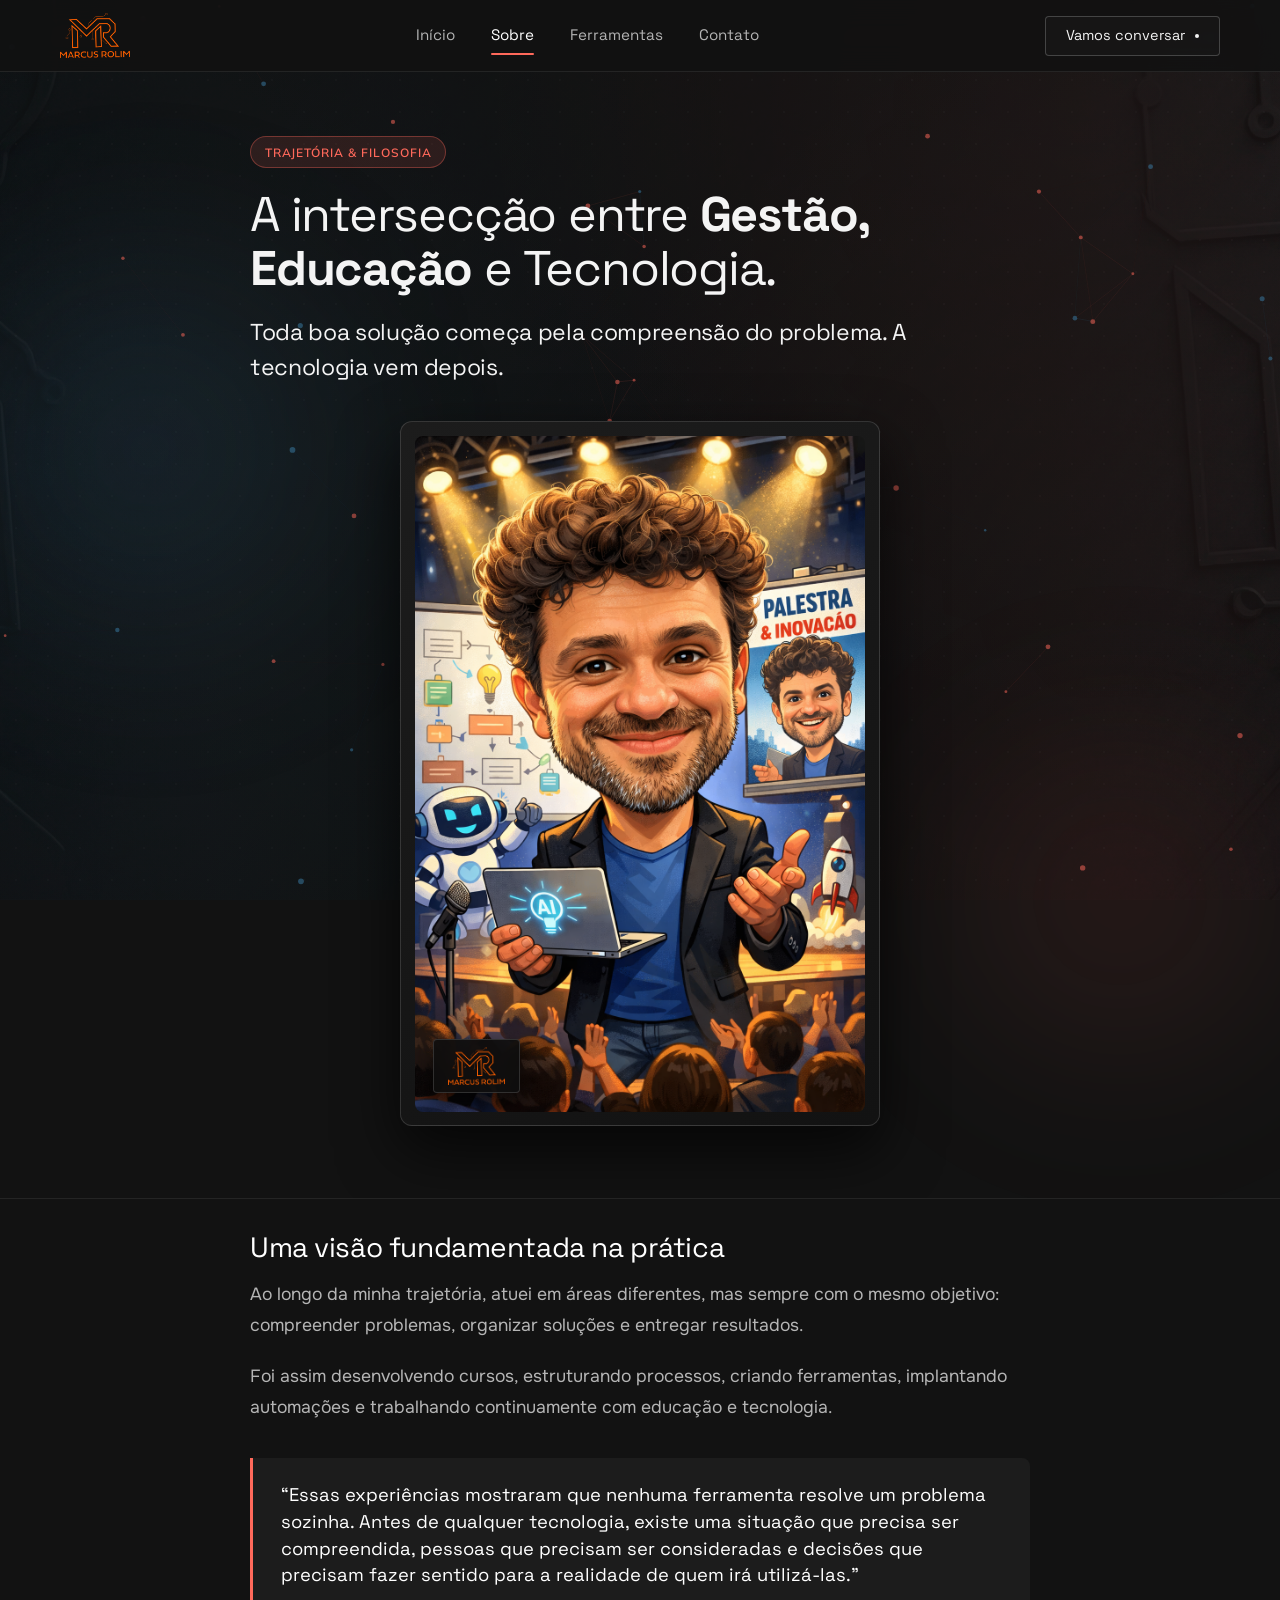
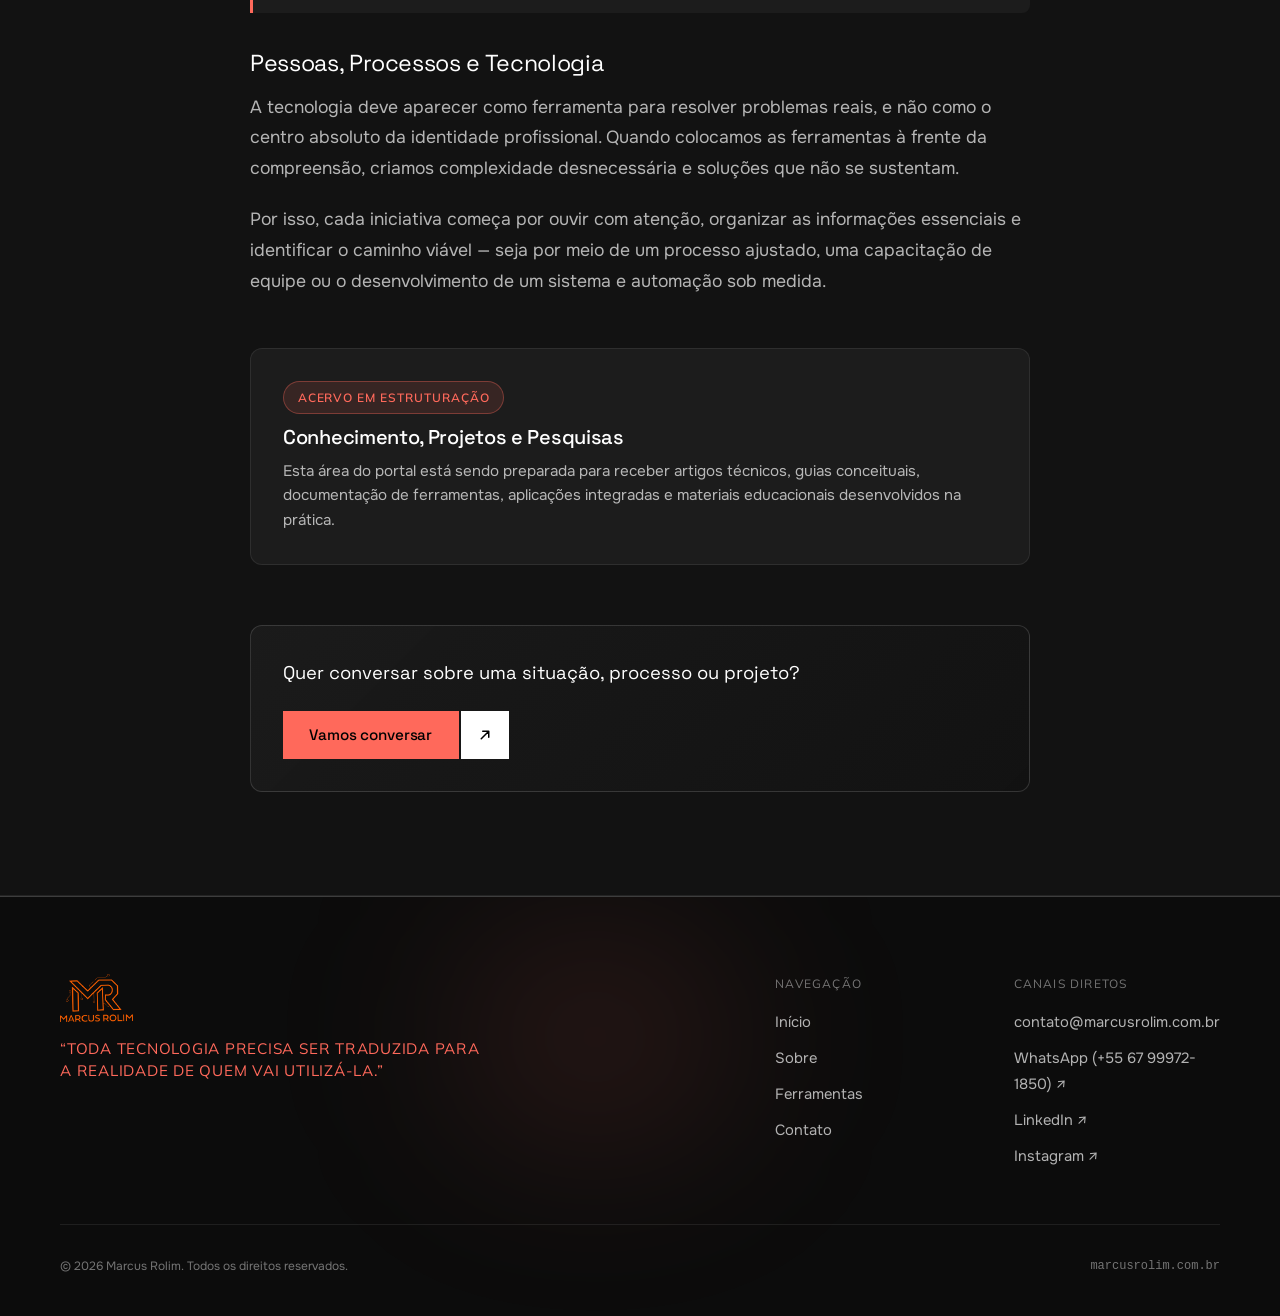
<file: sobre.html>
<!DOCTYPE html>
<html lang="pt-BR">
<head>
  <meta charset="utf-8">
  <meta name="viewport" content="width=device-width, initial-scale=1">
  <meta name="theme-color" content="#121212">

  <title>Sobre | Marcus Rolim — Gestão, Educação e Tecnologia</title>
  <meta name="description" content="Conheça a visão e a trajetória de Marcus Rolim. Compreensão profunda de problemas, estruturação de processos e tecnologia aplicada com propósito.">
  <meta name="author" content="Marcus Rolim">
  <link rel="canonical" href="https://marcusrolim.com.br/sobre.html">

  <!-- Favicon / Ícone do Site -->
  <link rel="icon" type="image/svg+xml" href="assets/images/favicon.svg?v=2">
  <link rel="icon" type="image/x-icon" href="assets/images/favicon.ico?v=2">
  <link rel="apple-touch-icon" href="assets/images/favicon.png?v=2">

  <link rel="preconnect" href="https://fonts.googleapis.com">
  <link rel="preconnect" href="https://fonts.gstatic.com" crossorigin>
  <link href="https://fonts.googleapis.com/css2?family=Mulish:wght@400;600;700&family=Onest:wght@400;500;600&family=Space+Grotesk:wght@300;400;500&display=swap" rel="stylesheet">

  <link rel="stylesheet" href="assets/css/variables.css?v=2">
  <link rel="stylesheet" href="assets/css/global.css?v=2">
  <link rel="stylesheet" href="assets/css/components.css?v=2">
</head>
<body class="bg-tech-glow">

  <!-- Camada de Fundo Tecnológico Oficial MR com Circuitos -->
  <div class="site-bg-overlay" aria-hidden="true"></div>

  <!-- Canvas Tecnológico Global com Nós Digitais Interativos -->
  <canvas id="global-tech-canvas" class="global-tech-canvas" aria-hidden="true"></canvas>

  <!-- ============================================================== HEADER -->
  <header class="site-header">
    <div class="container header-container">
      <a href="index.html" class="site-logo" aria-label="Marcus Rolim — Início">
        <img src="assets/images/logo-marcus-rolim.png" alt="Marcus Rolim" class="brand-logo-img">
      </a>

      <nav class="nav-desktop" aria-label="Navegação Principal">
        <a href="index.html">Início</a>
        <a href="sobre.html" class="is-active">Sobre</a>
        <a href="ferramentas.html">Ferramentas</a>
        <a href="contato.html">Contato</a>
      </nav>

      <div class="header-cta-wrap">
        <a href="contato.html" class="btn-ghost" style="height: 40px; padding: 0 1.25rem; font-size: 0.9rem;">
          Vamos conversar<span class="btn-dot" aria-hidden="true"></span>
        </a>
      </div>

      <button type="button" class="btn-hamburger" id="btn-hamburger" aria-expanded="false" aria-controls="mobile-nav" aria-label="Abrir menu de navegação">
        <span aria-hidden="true"></span>
        <span aria-hidden="true"></span>
      </button>
    </div>
  </header>

  <!-- Menu Mobile -->
  <nav id="mobile-nav" class="nav-mobile-sheet" aria-label="Menu Mobile" aria-hidden="true">
    <a href="index.html">Início</a>
    <a href="sobre.html" class="is-active">Sobre</a>
    <a href="ferramentas.html">Ferramentas</a>
    <a href="contato.html">Contato</a>
    <div style="margin-top: 0.5rem;">
      <a href="contato.html" class="btn-ghost" style="display: flex; justify-content: center; width: 100%;">
        Vamos conversar<span class="btn-dot" aria-hidden="true"></span>
      </a>
    </div>
  </nav>

  <main id="conteudo-principal">

    <!-- ============================================================ HERO INTERNO DA PÁGINA SOBRE -->
    <section class="section section-hero section-editorial" style="min-height: 50vh; padding-bottom: 3.5rem;">
      <div class="container container-narrow">
        <div class="reveal-on-scroll">
          <span class="tag-badge">Trajetória & Filosofia</span>
          <h1 style="font-size: clamp(2.2rem, 3.8vw, 3.4rem); line-height: 1.1; margin-bottom: 1.25rem;">
            A intersecção entre <strong>Gestão, Educação</strong> e <span class="headline-coral">Tecnologia</span>.
          </h1>
          <h2 style="font-size: clamp(1.2rem, 1.8vw, 1.5rem); font-weight: 400; line-height: 1.5; color: var(--color-text); margin-bottom: 2rem;">
            Toda boa solução começa pela compreensão do problema. A tecnologia vem depois.
          </h2>

          <!-- Fotografia Ilustrativa Oficial — Marcus Rolim Sobre -->
          <div class="sobre-media-wrapper reveal-on-scroll" style="margin: 2.25rem auto 1rem; max-width: 480px;">
            <div class="hero-card-frame" style="padding: 0.85rem;">
              <div style="position: relative; border-radius: var(--radius-md); overflow: hidden; background: #0E0E0E;">
                <img src="assets/images/marcus-rolim-sobre.png" alt="Marcus Rolim em palestra e inovação — Gestão, Educação e Inteligência Artificial" style="width: 100%; height: auto; display: block;">
                <div class="hero-photo-tag">
                  <img src="assets/images/logo-marcus-rolim.png" alt="Marcus Rolim" class="hero-photo-logo-img">
                </div>
              </div>
            </div>
          </div>
        </div>
      </div>
    </section>

    <!-- ============================================================ ARTIGO EDITORIAL SOBRE -->
    <section class="section" style="padding-top: 2rem;">
      <div class="container container-narrow">
        <article class="reveal-on-scroll" style="display: flex; flex-direction: column; gap: 1.75rem;">
          <div>
            <h2 style="font-size: 1.75rem; margin-bottom: 1rem; color: #fff;">Uma visão fundamentada na prática</h2>
            <p style="font-size: 1.1rem; line-height: 1.75;">
              Ao longo da minha trajetória, atuei em áreas diferentes, mas sempre com o mesmo objetivo: compreender problemas, organizar soluções e entregar resultados.
            </p>
            <p style="font-size: 1.1rem; line-height: 1.75;">
              Foi assim desenvolvendo cursos, estruturando processos, criando ferramentas, implantando automações e trabalhando continuamente com educação e tecnologia.
            </p>
          </div>

          <div class="editorial-highlight-box" style="margin: 0.5rem 0;">
            <p style="font-size: 1.15rem;">
              “Essas experiências mostraram que nenhuma ferramenta resolve um problema sozinha. Antes de qualquer tecnologia, existe uma situação que precisa ser compreendida, pessoas que precisam ser consideradas e decisões que precisam fazer sentido para a realidade de quem irá utilizá-las.”
            </p>
          </div>

          <div>
            <h3 style="font-size: 1.45rem; margin-bottom: 0.85rem; color: #fff;">Pessoas, Processos e Tecnologia</h3>
            <p style="font-size: 1.1rem; line-height: 1.75;">
              A tecnologia deve aparecer como ferramenta para resolver problemas reais, e não como o centro absoluto da identidade profissional. Quando colocamos as ferramentas à frente da compreensão, criamos complexidade desnecessária e soluções que não se sustentam.
            </p>
            <p style="font-size: 1.1rem; line-height: 1.75;">
              Por isso, cada iniciativa começa por ouvir com atenção, organizar as informações essenciais e identificar o caminho viável — seja por meio de um processo ajustado, uma capacitação de equipe ou o desenvolvimento de um sistema e automação sob medida.
            </p>
          </div>

          <!-- Bloco de Arquitetura Futura (Preparado conforme especificação do briefing) -->
          <div style="margin-top: 1.5rem; padding: 2rem; background: var(--color-surface-card); border: 1px solid var(--border-hairline); border-radius: var(--radius-lg);">
            <span class="tag-badge" style="margin-bottom: 0.75rem;">Acervo em Estruturação</span>
            <h4 style="font-size: 1.25rem; color: #fff; margin-bottom: 0.65rem;">Conhecimento, Projetos e Pesquisas</h4>
            <p style="font-size: 0.95rem; margin-bottom: 0;">
              Esta área do portal está sendo preparada para receber artigos técnicos, guias conceituais, documentação de ferramentas, aplicações integradas e materiais educacionais desenvolvidos na prática.
            </p>
          </div>

          <!-- Chamada para Contato -->
          <div class="situations-cta-bar" style="margin-top: 2rem;">
            <p>Quer conversar sobre uma situação, processo ou projeto?</p>
            <a href="contato.html" class="btn-cta-tile">
              <span class="cta-label">Vamos conversar</span>
              <span class="cta-tile">
                <img src="assets/images/send-icon.svg" alt="" width="16" height="16" aria-hidden="true">
              </span>
            </a>
          </div>
        </article>
      </div>
    </section>

  </main>

  <!-- ============================================================== FOOTER -->
  <footer class="site-footer">
    <div class="container">
      <div class="footer-top">
        <div class="footer-brand">
          <a href="index.html" class="site-logo footer-logo" style="width: fit-content;" aria-label="Marcus Rolim — Início">
            <img src="assets/images/logo-marcus-rolim.png" alt="Marcus Rolim" class="footer-logo-img">
          </a>

          <p class="footer-quote">
            “Toda tecnologia precisa ser traduzida para a realidade de quem vai utilizá-la.”
          </p>
        </div>

        <div class="footer-links-grid">
          <div>
            <span class="footer-col-title">Navegação</span>
            <ul class="footer-nav-list">
              <li><a href="index.html">Início</a></li>
              <li><a href="sobre.html">Sobre</a></li>
              <li><a href="ferramentas.html">Ferramentas</a></li>
              <li><a href="contato.html">Contato</a></li>
            </ul>
          </div>

          <div>
            <span class="footer-col-title">Canais Diretos</span>
            <ul class="footer-nav-list">
              <li>
                <a href="mailto:contato@marcusrolim.com.br">contato@marcusrolim.com.br</a>
              </li>
              <li>
                <a href="https://wa.me/5567999721850?text=Ol%C3%A1%2C%20Marcus.%20Encontrei%20seu%20contato%20pelo%20site%20marcusrolim.com.br%20e%20gostaria%20de%20conversar%20sobre%20uma%20situa%C3%A7%C3%A3o%2Fprojeto." target="_blank" rel="noopener noreferrer">
                  WhatsApp (+55 67 99972-1850) ↗
                </a>
              </li>
              <li>
                <a href="https://www.linkedin.com/in/marcus-rolim-10b79232b/" target="_blank" rel="noopener noreferrer">
                  LinkedIn ↗
                </a>
              </li>
              <li>
                <a href="https://www.instagram.com/marcusphotonrolim/" target="_blank" rel="noopener noreferrer">
                  Instagram ↗
                </a>
              </li>
            </ul>
          </div>
        </div>
      </div>

      <div class="footer-bottom">
        <div>
          © <span id="footer-year">2026</span> Marcus Rolim. Todos os direitos reservados.
        </div>
        <div style="font-family: var(--font-mono); color: var(--color-text-subtle);">
          marcusrolim.com.br
        </div>
      </div>
    </div>
  </footer>

  <script src="assets/js/main.js?v=2"></script>
</body>
</html>
</file>
<file: assets/css/variables.css>
/* ================================================================
   MARCUS ROLIM — DESIGN SYSTEM VARIABLES
   Portal Profissional: marcusrolim.com.br
   Gestão + Educação + Tecnologia
   ================================================================ */

:root {
  /* -------------------------------------------------------------
     1. PALETA DE CORES PRINCIPAL (Identidade Dark Oficial MR)
     ------------------------------------------------------------- */
  --color-background: #121212;
  --color-surface: #2E2E2E;
  --color-primary: #FF695B;
  --color-text: #F4F4F4;
  --color-secondary: #3A7CA5;

  /* Variações de Profundidade & Superfícies */
  --color-bg-deep: #0A0A0A;
  --color-surface-elevated: #242424;
  --color-surface-card: #1C1C1C;
  --color-surface-hover: #363636;
  --color-glass-header: rgba(18, 18, 18, 0.88);
  --color-glass-sheet: rgba(18, 18, 18, 0.96);

  /* Variantes Coral (#FF695B - Destaque Estratégico Cirúrgico) */
  --color-primary-hover: #FF8275;
  --color-primary-active: #E05346;
  --color-primary-glow: rgba(255, 105, 91, 0.25);
  --color-primary-subtle: rgba(255, 105, 91, 0.12);
  --color-primary-border: rgba(255, 105, 91, 0.35);

  /* Variantes Azul Técnico (#3A7CA5 - Tecnologia & Estrutura) */
  --color-secondary-hover: #4C94C1;
  --color-secondary-active: #2C6385;
  --color-secondary-glow: rgba(58, 124, 165, 0.25);
  --color-secondary-subtle: rgba(58, 124, 165, 0.12);
  --color-secondary-border: rgba(58, 124, 165, 0.35);

  /* Hierarquia de Texto */
  --color-text-primary: #F4F4F4;
  --color-text-muted: rgba(244, 244, 244, 0.72);
  --color-text-subtle: rgba(244, 244, 244, 0.45);
  --color-text-dim: rgba(244, 244, 244, 0.25);

  /* Bordas & Divisores */
  --border-hairline: rgba(255, 255, 255, 0.08);
  --border-subtle: rgba(255, 255, 255, 0.14);
  --border-rule: rgba(255, 255, 255, 0.20);
  --border-active: rgba(255, 105, 91, 0.45);

  /* Feedback Semântico */
  --color-success: #4BD888;
  --color-warning: #FFB347;
  --color-error: #FF4D4D;
  --color-info: #3A7CA5;

  /* -------------------------------------------------------------
     2. TIPOGRAFIA & FONT STACKS
     ------------------------------------------------------------- */
  --font-display: "Space Grotesk", "General Sans", ui-sans-serif, system-ui, -apple-system, sans-serif;
  --font-body: "Onest", "Inter", ui-sans-serif, system-ui, -apple-system, sans-serif;
  --font-tag: "Mulish", ui-sans-serif, system-ui, -apple-system, sans-serif;
  --font-mono: ui-monospace, "JetBrains Mono", SFMono-Regular, Menlo, monospace;

  /* Escala Modular */
  --text-xs: 0.75rem;    /* 12px */
  --text-sm: 0.875rem;   /* 14px */
  --text-base: 1.0rem;    /* 16px */
  --text-md: 1.125rem;   /* 18px */
  --text-lg: 1.25rem;    /* 20px */
  --text-xl: 1.5rem;     /* 24px */
  --text-2xl: 1.875rem;  /* 30px */
  --text-3xl: 2.25rem;   /* 36px */
  --text-4xl: 3.0rem;    /* 48px */
  --text-display: clamp(2.1rem, 4.2vw, 3.8rem);

  /* -------------------------------------------------------------
     3. DIMENSÕES & CONTAINER
     ------------------------------------------------------------- */
  --container-max: 1240px;
  --container-narrow: 860px;
  --header-height: 72px;
  --radius-sm: 4px;
  --radius-md: 8px;
  --radius-lg: 12px;
  --radius-pill: 9999px;

  /* Transições Suaves */
  --transition-fast: 0.18s cubic-bezier(0.2, 0.8, 0.2, 1);
  --transition-normal: 0.28s cubic-bezier(0.2, 0.8, 0.2, 1);
  --transition-spring: 0.4s cubic-bezier(0.18, 0.89, 0.32, 1.28);
}
</file>
<file: assets/css/global.css>
/* ================================================================
   MARCUS ROLIM — GLOBAL STYLES
   Portal Profissional: marcusrolim.com.br
   ================================================================ */

@import url('variables.css');

/* ----------------------------------------------------------------
   1. RESET & FUNDAÇÃO
   ---------------------------------------------------------------- */
*, *::before, *::after {
  box-sizing: border-box;
  margin: 0;
  padding: 0;
}

html {
  scroll-behavior: smooth;
  color-scheme: dark;
  -webkit-text-size-adjust: 100%;
}

body {
  background-color: var(--color-background);
  color: var(--color-text);
  font-family: var(--font-body);
  font-size: var(--text-base);
  line-height: 1.6;
  -webkit-font-smoothing: antialiased;
  -moz-osx-font-smoothing: grayscale;
  overflow-x: hidden;
  position: relative;
  min-height: 100vh;
}

/* Background Tecnológico com Textura de Circuitos Oficiais MR e Malha Digital */
.site-bg-overlay {
  position: fixed;
  inset: 0;
  background-image: 
    linear-gradient(to right, 
      rgba(18, 18, 18, 0.48) 0%, 
      rgba(18, 18, 18, 0.86) 18%, 
      rgba(18, 18, 18, 0.86) 82%, 
      rgba(18, 18, 18, 0.48) 100%),
    url('../images/background-mr.jpg');
  background-size: cover;
  background-position: center top;
  background-repeat: no-repeat;
  background-attachment: fixed;
  opacity: 0.48;
  pointer-events: none;
  z-index: 0;
}

body::before {
  content: '';
  position: fixed;
  inset: 0;
  background-image: 
    radial-gradient(circle at 85% 12%, rgba(255, 105, 91, 0.08) 0%, transparent 45%),
    radial-gradient(circle at 10% 35%, rgba(58, 124, 165, 0.08) 0%, transparent 50%),
    radial-gradient(circle at 90% 65%, rgba(255, 105, 91, 0.07) 0%, transparent 45%),
    radial-gradient(circle at 12% 88%, rgba(58, 124, 165, 0.09) 0%, transparent 50%),
    radial-gradient(rgba(255, 255, 255, 0.038) 1px, transparent 1px);
  background-size: 100% 100%, 100% 100%, 100% 100%, 100% 100%, 32px 32px;
  pointer-events: none;
  z-index: 0;
}

/* Canvas Tecnológico Global fixo que acompanha a rolagem de todos os blocos */
.global-tech-canvas {
  position: fixed;
  inset: 0;
  width: 100vw;
  height: 100vh;
  pointer-events: none;
  z-index: 1;
  opacity: 0.72;
}

::selection {
  background-color: var(--color-primary);
  color: #000;
}

/* Barra de rolagem discreta */
::-webkit-scrollbar { width: 8px; }
::-webkit-scrollbar-track { background: var(--color-bg-deep); }
::-webkit-scrollbar-thumb { background: rgba(255, 255, 255, 0.15); border-radius: 4px; }
::-webkit-scrollbar-thumb:hover { background: var(--color-primary); }

/* ----------------------------------------------------------------
   2. HIERARQUIA TIPOGRÁFICA
   ---------------------------------------------------------------- */
h1, h2, h3, h4, h5, h6 {
  font-family: var(--font-display);
  color: var(--color-text-primary);
  line-height: 1.15;
  font-weight: 400;
  letter-spacing: -0.015em;
}

h1 {
  font-size: var(--text-display);
  line-height: 1.05;
  letter-spacing: -0.025em;
}

h2 {
  font-size: clamp(1.75rem, 3.0vw, 2.6rem);
  line-height: 1.15;
}

h3 {
  font-size: clamp(1.35rem, 2.0vw, 1.85rem);
  line-height: 1.25;
}

h4 {
  font-size: var(--text-lg);
  font-weight: 500;
}

p {
  color: var(--color-text-muted);
  margin-bottom: 1.25rem;
}
p:last-child { margin-bottom: 0; }

a {
  color: inherit;
  text-decoration: none;
  transition: color var(--transition-fast);
}

img {
  max-width: 100%;
  height: auto;
  display: block;
}

button, input, textarea {
  font-family: inherit;
  font-size: inherit;
}

/* ----------------------------------------------------------------
   3. CONTAINERS & LAYOUT ESTRUTURAL
   ---------------------------------------------------------------- */
.container {
  width: 100%;
  max-width: var(--container-max);
  margin-left: auto;
  margin-right: auto;
  padding-left: clamp(1.25rem, 4vw, 2.5rem);
  padding-right: clamp(1.25rem, 4vw, 2.5rem);
  position: relative;
  z-index: 2;
}

.container-narrow {
  max-width: var(--container-narrow);
}

.section {
  padding-top: clamp(4.5rem, 8vw, 7.5rem);
  padding-bottom: clamp(4.5rem, 8vw, 7.5rem);
  position: relative;
  border-bottom: 1px solid var(--border-hairline);
}

.section-hero {
  padding-top: calc(var(--header-height) + clamp(2rem, 5vw, 4.5rem));
  padding-bottom: clamp(3.5rem, 7vw, 6rem);
  min-height: 88vh;
  display: flex;
  align-items: center;
}

/* ----------------------------------------------------------------
   4. ACESSIBILIDADE & UTILITÁRIOS
   ---------------------------------------------------------------- */
.sr-only {
  position: absolute;
  width: 1px;
  height: 1px;
  padding: 0;
  margin: -1px;
  overflow: hidden;
  clip: rect(0, 0, 0, 0);
  white-space: nowrap;
  border: 0;
}

:focus-visible {
  outline: 2px solid var(--color-primary);
  outline-offset: 3px;
}

.coral-accent {
  color: var(--color-primary);
}

.tag-badge {
  display: inline-flex;
  align-items: center;
  gap: 0.5rem;
  font-family: var(--font-tag);
  font-size: var(--text-xs);
  letter-spacing: 0.08em;
  text-transform: uppercase;
  color: var(--color-primary);
  background: var(--color-primary-subtle);
  border: 1px solid var(--color-primary-border);
  padding: 0.35rem 0.85rem;
  border-radius: var(--radius-pill);
  font-weight: 600;
  margin-bottom: 1.25rem;
}

.tag-badge .pulse-dot {
  width: 6px;
  height: 6px;
  border-radius: 50%;
  background: var(--color-primary);
  box-shadow: 0 0 8px var(--color-primary);
}

/* ----------------------------------------------------------------
   5. ANIMAÇÕES DISCRETAS & PREFERS-REDUCED-MOTION
   ---------------------------------------------------------------- */
.reveal-on-scroll {
  opacity: 0;
  transform: translateY(20px);
  transition: opacity 0.8s cubic-bezier(0.2, 0.8, 0.2, 1), transform 0.8s cubic-bezier(0.2, 0.8, 0.2, 1);
  will-change: opacity, transform;
}

.reveal-on-scroll.is-visible {
  opacity: 1;
  transform: translateY(0);
}

@media (prefers-reduced-motion: reduce) {
  html { scroll-behavior: auto; }
  .reveal-on-scroll {
    opacity: 1 !important;
    transform: none !important;
    transition: none !important;
  }
  * {
    animation-duration: 0.01ms !important;
    animation-iteration-count: 1 !important;
    transition-duration: 0.01ms !important;
  }
}
</file>
<file: assets/css/components.css>
/* ================================================================
   MARCUS ROLIM — COMPONENTS STYLES
   Header, Hero, Timeline, Cards, Buttons, Forms & Footer
   ================================================================ */

/* ----------------------------------------------------------------
   1. HEADER & NAVEGAÇÃO
   ---------------------------------------------------------------- */
.site-header {
  position: fixed;
  top: 0;
  left: 0;
  right: 0;
  height: var(--header-height);
  background: var(--color-glass-header);
  -webkit-backdrop-filter: blur(14px);
  backdrop-filter: blur(14px);
  border-bottom: 1px solid var(--border-hairline);
  z-index: 100;
  transition: background-color var(--transition-normal), border-color var(--transition-normal), box-shadow var(--transition-normal);
}

.site-header.is-scrolled {
  background: rgba(10, 10, 10, 0.94);
  border-bottom-color: var(--border-subtle);
  box-shadow: 0 10px 30px rgba(0, 0, 0, 0.5);
}

.header-container {
  display: flex;
  align-items: center;
  justify-content: space-between;
  height: 100%;
}

.site-logo {
  display: flex;
  align-items: center;
  gap: 0.75rem;
  text-decoration: none;
  color: #fff;
}

.site-logo img,
.brand-logo-img {
  height: clamp(38px, 3.8vw, 46px);
  width: auto;
  display: block;
  object-fit: contain;
  transition: transform var(--transition-fast), filter var(--transition-fast);
}

.site-logo:hover img,
.site-logo:hover .brand-logo-img {
  transform: translateY(-1px);
  filter: drop-shadow(0 0 12px var(--color-primary-glow));
}

.site-logo .logo-fallback {
  display: flex;
  align-items: center;
  gap: 0.65rem;
  font-family: var(--font-display);
  font-size: 1.1rem;
  font-weight: 500;
  color: #fff;
}

.site-logo .logo-monogram {
  display: grid;
  place-items: center;
  width: 32px;
  height: 32px;
  border-radius: var(--radius-sm);
  background: var(--color-surface);
  border: 1px solid var(--border-subtle);
  color: var(--color-primary);
  font-family: var(--font-tag);
  font-weight: 700;
  font-size: 12px;
}

.nav-desktop {
  display: flex;
  align-items: center;
  gap: 2.25rem;
}

.nav-desktop a {
  font-family: var(--font-display);
  font-size: 0.95rem;
  color: var(--color-text-muted);
  text-decoration: none;
  transition: color var(--transition-fast);
  position: relative;
  padding: 0.35rem 0;
}

.nav-desktop a:hover,
.nav-desktop a.is-active {
  color: #fff;
}

.nav-desktop a.is-active::after {
  content: '';
  position: absolute;
  bottom: -2px;
  left: 0;
  width: 100%;
  height: 2px;
  background-color: var(--color-primary);
  border-radius: 1px;
}

.header-cta-wrap {
  display: flex;
  align-items: center;
}

/* Menu Mobile Hamburger */
.btn-hamburger {
  display: none;
  flex-direction: column;
  justify-content: center;
  align-items: center;
  gap: 6px;
  width: 44px;
  height: 44px;
  background: transparent;
  border: 1px solid var(--border-hairline);
  border-radius: var(--radius-sm);
  cursor: pointer;
  padding: 0;
}

.btn-hamburger span {
  display: block;
  width: 22px;
  height: 2px;
  background-color: #fff;
  border-radius: 1px;
  transition: transform var(--transition-normal), opacity var(--transition-normal);
}

.btn-hamburger[aria-expanded="true"] span:nth-child(1) {
  transform: translateY(4px) rotate(45deg);
}

.btn-hamburger[aria-expanded="true"] span:nth-child(2) {
  transform: translateY(-4px) rotate(-45deg);
}

.nav-mobile-sheet {
  display: none;
  position: fixed;
  top: var(--header-height);
  left: 0;
  right: 0;
  background: var(--color-glass-sheet);
  -webkit-backdrop-filter: blur(16px);
  backdrop-filter: blur(16px);
  border-bottom: 1px solid var(--border-subtle);
  padding: 1.5rem 1.5rem 2rem;
  flex-direction: column;
  gap: 1.25rem;
  z-index: 99;
  box-shadow: 0 20px 40px rgba(0, 0, 0, 0.7);
  transform: translateY(-10px);
  opacity: 0;
  transition: transform var(--transition-normal), opacity var(--transition-normal);
}

.nav-mobile-sheet.is-open {
  display: flex;
  transform: translateY(0);
  opacity: 1;
}

.nav-mobile-sheet a {
  font-family: var(--font-display);
  font-size: 1.15rem;
  color: var(--color-text);
  padding: 0.65rem 0;
  border-bottom: 1px solid var(--border-hairline);
}

.nav-mobile-sheet a:hover,
.nav-mobile-sheet a.is-active {
  color: var(--color-primary);
}

/* ----------------------------------------------------------------
   2. BOTÕES (BUTTON SYSTEM)
   ---------------------------------------------------------------- */
/* Solid CTA com Tile de Ícone */
.btn-cta-tile {
  display: inline-flex;
  align-items: stretch;
  gap: 2px;
  text-decoration: none;
  cursor: pointer;
  border: none;
  background: transparent;
  padding: 0;
  outline: none;
  transition: transform var(--transition-fast);
}

.btn-cta-tile .cta-label {
  display: flex;
  align-items: center;
  justify-content: center;
  padding: 0 1.65rem;
  height: 48px;
  background-color: var(--color-primary);
  color: #000;
  font-family: var(--font-display);
  font-size: 0.95rem;
  font-weight: 500;
  letter-spacing: -0.01em;
  transition: background-color var(--transition-fast), box-shadow var(--transition-fast);
}

.btn-cta-tile .cta-tile {
  display: grid;
  place-items: center;
  width: 48px;
  height: 48px;
  background-color: #fff;
  transition: background-color var(--transition-fast);
}

.btn-cta-tile .cta-tile img,
.btn-cta-tile .cta-tile svg {
  width: 18px;
  height: 18px;
  color: #000;
  transition: transform var(--transition-fast);
}

.btn-cta-tile:hover {
  transform: translateY(-2px);
}

.btn-cta-tile:hover .cta-label {
  background-color: var(--color-primary-hover);
  box-shadow: 0 0 24px var(--color-primary-glow);
}

.btn-cta-tile:hover .cta-tile img,
.btn-cta-tile:hover .cta-tile svg {
  transform: translate(2px, -2px);
}

.btn-cta-tile:active {
  transform: translateY(0);
}

.btn-cta-tile:active .cta-label {
  background-color: var(--color-primary-active);
}

/* Ghost Button com Trailing Bullet */
.btn-ghost {
  display: inline-flex;
  align-items: center;
  gap: 0.65rem;
  height: 48px;
  padding: 0 1.5rem;
  border: 1px solid var(--border-rule);
  background: rgba(255, 255, 255, 0.02);
  color: var(--color-text);
  font-family: var(--font-display);
  font-size: 0.95rem;
  font-weight: 400;
  text-decoration: none;
  cursor: pointer;
  border-radius: var(--radius-sm);
  transition: all var(--transition-fast);
  outline: none;
}

.btn-ghost .btn-dot {
  width: 4px;
  height: 4px;
  border-radius: 50%;
  background-color: currentColor;
  transition: transform var(--transition-fast), background-color var(--transition-fast);
}

.btn-ghost:hover {
  border-color: var(--color-primary);
  background: var(--color-primary-subtle);
  color: #fff;
  box-shadow: 0 0 16px var(--color-primary-glow);
}

.btn-ghost:hover .btn-dot {
  background-color: var(--color-primary);
  transform: scale(1.5);
}

.btn-ghost:active {
  background: rgba(255, 105, 91, 0.22);
}

.btn-primary {
  display: inline-flex;
  align-items: center;
  justify-content: center;
  height: 48px;
  padding: 0 1.75rem;
  background-color: var(--color-primary);
  color: #000;
  font-family: var(--font-display);
  font-size: 0.95rem;
  font-weight: 500;
  border-radius: var(--radius-sm);
  border: none;
  cursor: pointer;
  text-decoration: none;
  transition: background-color var(--transition-fast), box-shadow var(--transition-fast), transform var(--transition-fast);
}

.btn-primary:hover {
  background-color: var(--color-primary-hover);
  box-shadow: 0 0 20px var(--color-primary-glow);
  transform: translateY(-2px);
}

/* ----------------------------------------------------------------
   3. HERO SECTION
   ---------------------------------------------------------------- */
.hero-grid {
  display: grid;
  grid-template-columns: 1.15fr 0.85fr;
  gap: clamp(2.5rem, 5vw, 5rem);
  align-items: center;
}

.hero-copy {
  display: flex;
  flex-direction: column;
  gap: 1.5rem;
}

.hero-headline {
  font-size: var(--text-display);
  line-height: 1.05;
  font-weight: 300;
  letter-spacing: -0.025em;
  color: #fff;
}

.hero-headline strong {
  font-weight: 500;
}

.hero-headline .headline-coral {
  color: var(--color-primary);
}

.hero-subtext {
  font-size: clamp(1.0rem, 1.25vw, 1.18rem);
  line-height: 1.6;
  color: var(--color-text-muted);
  max-width: 56ch;
  margin-bottom: 0.5rem;
}

.hero-actions {
  display: flex;
  align-items: center;
  flex-wrap: wrap;
  gap: 1.25rem;
}

/* Composição da Fotografia Profissional (40-45% Desktop) */
.hero-media-wrapper {
  position: relative;
}

.hero-card-frame {
  position: relative;
  background: linear-gradient(150deg, #1C1C1C, #121212);
  border: 1px solid var(--border-subtle);
  border-radius: var(--radius-lg);
  padding: 1.25rem;
  box-shadow: 0 24px 60px rgba(0, 0, 0, 0.7);
  overflow: hidden;
  transition: border-color var(--transition-normal), box-shadow var(--transition-normal);
}

.hero-card-frame:hover {
  border-color: var(--color-primary-border);
  box-shadow: 0 28px 70px rgba(0, 0, 0, 0.8), 0 0 24px var(--color-primary-subtle);
}

.hero-image-box {
  position: relative;
  width: 100%;
  height: clamp(320px, 32vw, 440px);
  border-radius: var(--radius-md);
  overflow: hidden;
  background-color: #0A0A0A;
}

.hero-image-box img {
  width: 100%;
  height: 100%;
  object-fit: cover;
  object-position: center top;
  filter: contrast(1.05) brightness(0.96);
  transition: transform 0.6s cubic-bezier(0.2, 0.8, 0.2, 1);
}

.hero-card-frame:hover .hero-image-box img {
  transform: scale(1.02);
}

/* Máscara de integração suave com fundo dark */
.hero-image-box::after {
  content: '';
  position: absolute;
  inset: 0;
  background: linear-gradient(to top, rgba(18, 18, 18, 0.95) 0%, rgba(18, 18, 18, 0.25) 45%, transparent 100%),
              radial-gradient(circle at top right, rgba(255, 105, 91, 0.12) 0%, transparent 60%);
  pointer-events: none;
}

.hero-photo-tag {
  position: absolute;
  bottom: 1.15rem;
  left: 1.15rem;
  z-index: 2;
  background: rgba(14, 14, 14, 0.90);
  -webkit-backdrop-filter: blur(14px);
  backdrop-filter: blur(14px);
  padding: 0.45rem 0.85rem;
  border-radius: var(--radius-sm);
  border: 1px solid var(--border-subtle);
  display: flex;
  align-items: center;
  gap: 0.6rem;
  box-shadow: 0 8px 24px rgba(0, 0, 0, 0.70);
  transition: border-color var(--transition-fast), transform var(--transition-fast);
}

.hero-photo-tag:hover {
  border-color: var(--color-primary-border);
  transform: translateY(-2px);
}

.hero-photo-tag img,
.hero-photo-logo-img {
  height: 38px;
  width: auto;
  object-fit: contain;
  display: block;
}

.hero-photo-tag b {
  color: var(--color-primary);
}

/* ----------------------------------------------------------------
   4. BLOCO 2 — EDITORIAL DA PRÁTICA
   ---------------------------------------------------------------- */
.section-editorial {
  position: relative;
  overflow: hidden;
}

.section-editorial::before {
  content: '';
  position: absolute;
  top: 15%;
  left: -120px;
  width: 540px;
  height: 540px;
  background: radial-gradient(circle, rgba(58, 124, 165, 0.16) 0%, transparent 68%);
  filter: blur(80px);
  pointer-events: none;
  z-index: 0;
}

.section-editorial::after {
  content: '';
  position: absolute;
  bottom: 5%;
  right: -80px;
  width: 480px;
  height: 480px;
  background: radial-gradient(circle, rgba(255, 105, 91, 0.12) 0%, transparent 68%);
  filter: blur(80px);
  pointer-events: none;
  z-index: 0;
}

.editorial-grid {
  display: grid;
  grid-template-columns: 0.95fr 1.05fr;
  gap: clamp(2rem, 5vw, 4.5rem);
  align-items: baseline;
  position: relative;
  z-index: 2;
}

.editorial-header h2 {
  font-size: clamp(2.0rem, 3.2vw, 2.75rem);
  line-height: 1.15;
  color: #fff;
  margin-top: 0.5rem;
}

.editorial-body {
  display: flex;
  flex-direction: column;
  gap: 1.25rem;
}

.editorial-body p {
  font-size: clamp(1.0rem, 1.15vw, 1.125rem);
  line-height: 1.7;
  color: var(--color-text-muted);
}

.editorial-highlight-box {
  margin-top: 1.5rem;
  padding: 1.5rem 1.75rem;
  background: var(--color-surface-card);
  border-left: 3px solid var(--color-primary);
  border-radius: 0 var(--radius-md) var(--radius-md) 0;
}

.editorial-highlight-box p {
  font-family: var(--font-display);
  font-size: 1.2rem;
  color: #fff;
  line-height: 1.45;
  margin: 0;
}

/* ----------------------------------------------------------------
   5. BLOCO 3 — PROCESSO (01 A 05)
   ---------------------------------------------------------------- */
.section-process {
  position: relative;
  overflow: hidden;
}

.section-process::before {
  content: '';
  position: absolute;
  top: -50px;
  left: 35%;
  width: 650px;
  height: 420px;
  background: radial-gradient(circle, rgba(255, 105, 91, 0.15) 0%, transparent 70%);
  filter: blur(90px);
  pointer-events: none;
  z-index: 0;
}

.section-process::after {
  content: '';
  position: absolute;
  bottom: -60px;
  right: 5%;
  width: 520px;
  height: 420px;
  background: radial-gradient(circle, rgba(58, 124, 165, 0.14) 0%, transparent 70%);
  filter: blur(80px);
  pointer-events: none;
  z-index: 0;
}

.section-process-intro {
  margin-bottom: 3.5rem;
  position: relative;
  z-index: 2;
}

.process-timeline {
  display: grid;
  grid-template-columns: repeat(5, 1fr);
  gap: 1.5rem;
  position: relative;
  z-index: 2;
}

.process-card {
  background: linear-gradient(160deg, rgba(34, 34, 34, 0.88), rgba(18, 18, 18, 0.94));
  -webkit-backdrop-filter: blur(14px);
  backdrop-filter: blur(14px);
  border: 1px solid var(--border-subtle);
  border-radius: var(--radius-lg);
  padding: 2rem 1.5rem;
  display: flex;
  flex-direction: column;
  position: relative;
  transition: all var(--transition-normal);
  overflow: hidden;
  box-shadow: 0 16px 36px rgba(0, 0, 0, 0.45);
}

.process-card::before {
  content: '';
  position: absolute;
  top: 0;
  left: 0;
  width: 0%;
  height: 2px;
  background: linear-gradient(90deg, var(--color-primary), var(--color-secondary));
  transition: width 0.35s ease;
}

.process-card:hover {
  transform: translateY(-4px);
  border-color: var(--color-primary-border);
  box-shadow: 0 16px 36px rgba(0, 0, 0, 0.6), 0 0 20px var(--color-primary-subtle);
}

.process-card:hover::before {
  width: 100%;
}

.process-num {
  font-family: var(--font-mono);
  font-size: var(--text-sm);
  font-weight: 600;
  color: var(--color-primary);
  margin-bottom: 0.75rem;
  display: flex;
  align-items: center;
  gap: 0.5rem;
}

.process-num::after {
  content: '';
  flex: 1;
  height: 1px;
  background: var(--border-hairline);
}

.process-title {
  font-family: var(--font-display);
  font-size: 1.25rem;
  font-weight: 500;
  color: #fff;
  letter-spacing: 0.02em;
  text-transform: uppercase;
  margin-bottom: 0.85rem;
}

.process-desc {
  font-size: 0.9rem;
  line-height: 1.55;
  color: var(--color-text-muted);
  margin: 0;
}

/* ----------------------------------------------------------------
   6. BLOCO 4 — SITUAÇÕES DE AJUDA (#como-posso-ajudar)
   ---------------------------------------------------------------- */
.section-situations {
  position: relative;
  overflow: hidden;
}

.section-situations::before {
  content: '';
  position: absolute;
  top: 10%;
  right: -100px;
  width: 580px;
  height: 580px;
  background: radial-gradient(circle, rgba(58, 124, 165, 0.16) 0%, transparent 68%);
  filter: blur(90px);
  pointer-events: none;
  z-index: 0;
}

.section-situations::after {
  content: '';
  position: absolute;
  bottom: 5%;
  left: -80px;
  width: 520px;
  height: 520px;
  background: radial-gradient(circle, rgba(255, 105, 91, 0.13) 0%, transparent 68%);
  filter: blur(90px);
  pointer-events: none;
  z-index: 0;
}

.situations-grid {
  display: grid;
  grid-template-columns: repeat(auto-fit, minmax(320px, 1fr));
  gap: 1.5rem;
  margin-top: 3rem;
  position: relative;
  z-index: 2;
}

.situation-card {
  background: linear-gradient(145deg, rgba(36, 36, 36, 0.84), rgba(20, 20, 20, 0.92));
  -webkit-backdrop-filter: blur(14px);
  backdrop-filter: blur(14px);
  border: 1px solid var(--border-subtle);
  border-radius: var(--radius-lg);
  padding: 2rem 1.75rem;
  display: flex;
  flex-direction: column;
  gap: 1rem;
  position: relative;
  transition: all var(--transition-normal);
  box-shadow: 0 16px 36px rgba(0, 0, 0, 0.4);
}

.situation-card:hover {
  border-color: var(--color-primary);
  background: linear-gradient(145deg, rgba(44, 44, 44, 0.95), rgba(24, 24, 24, 0.98));
  transform: translateY(-4px);
  box-shadow: 0 20px 48px rgba(0, 0, 0, 0.6), 0 0 24px var(--color-primary-subtle);
}

.situation-header {
  display: flex;
  align-items: baseline;
  gap: 0.75rem;
}

.situation-num {
  font-family: var(--font-mono);
  font-size: 1.1rem;
  color: var(--color-primary);
  font-weight: 600;
}

.situation-title {
  font-family: var(--font-display);
  font-size: 1.15rem;
  font-weight: 500;
  color: #fff;
  line-height: 1.35;
}

.situation-desc {
  font-size: 0.925rem;
  line-height: 1.6;
  color: var(--color-text-muted);
  margin: 0;
}

.situations-cta-bar {
  margin-top: 3.5rem;
  padding: 2rem;
  background: linear-gradient(135deg, rgba(28,28,28,0.88), rgba(18,18,18,0.95));
  -webkit-backdrop-filter: blur(14px);
  backdrop-filter: blur(14px);
  border: 1px solid var(--border-subtle);
  border-radius: var(--radius-lg);
  display: flex;
  align-items: center;
  justify-content: space-between;
  flex-wrap: wrap;
  gap: 1.5rem;
  position: relative;
  z-index: 2;
}

.situations-cta-bar p {
  font-family: var(--font-display);
  font-size: 1.15rem;
  color: #fff;
  margin: 0;
}

/* ----------------------------------------------------------------
   7. FOOTER
   ---------------------------------------------------------------- */
.site-footer {
  background: rgba(13, 13, 13, 0.95);
  border-top: 1px solid var(--border-rule);
  padding-top: clamp(3.5rem, 6vw, 5rem);
  padding-bottom: 2.5rem;
  position: relative;
  overflow: hidden;
  z-index: 2;
}

.site-footer::before {
  content: '';
  position: absolute;
  top: 0;
  left: 25%;
  width: 550px;
  height: 280px;
  background: radial-gradient(circle, rgba(255, 105, 91, 0.14) 0%, transparent 70%);
  filter: blur(80px);
  pointer-events: none;
  z-index: 0;
}

.footer-top {
  display: grid;
  grid-template-columns: 1.2fr 0.8fr;
  gap: 3rem;
  padding-bottom: 3.5rem;
  border-bottom: 1px solid var(--border-hairline);
  position: relative;
  z-index: 2;
}

.footer-brand {
  display: flex;
  flex-direction: column;
  gap: 1rem;
}

.footer-logo img,
.footer-logo-img {
  height: 48px;
  width: auto;
  object-fit: contain;
  display: block;
}

.footer-quote {
  font-family: var(--font-tag);
  font-size: 0.95rem;
  color: var(--color-primary);
  text-transform: uppercase;
  letter-spacing: 0.05em;
  max-width: 48ch;
  line-height: 1.5;
}

.footer-links-grid {
  display: grid;
  grid-template-columns: 1fr 1fr;
  gap: 2rem;
}

.footer-col-title {
  font-family: var(--font-tag);
  font-size: var(--text-xs);
  text-transform: uppercase;
  letter-spacing: 0.1em;
  color: var(--color-text-subtle);
  margin-bottom: 1rem;
  display: block;
}

.footer-nav-list {
  list-style: none;
  display: flex;
  flex-direction: column;
  gap: 0.65rem;
}

.footer-nav-list a {
  font-size: 0.925rem;
  color: var(--color-text-muted);
}

.footer-nav-list a:hover {
  color: #fff;
}

.footer-bottom {
  padding-top: 2rem;
  display: flex;
  align-items: center;
  justify-content: space-between;
  flex-wrap: wrap;
  gap: 1rem;
  font-size: var(--text-xs);
  color: var(--color-text-subtle);
}

/* ----------------------------------------------------------------
   8. FORMULÁRIO DE CONTATO (contato.html)
   ---------------------------------------------------------------- */
.contact-form-card {
  background: var(--color-surface-card);
  border: 1px solid var(--border-subtle);
  border-radius: var(--radius-lg);
  padding: clamp(1.5rem, 4vw, 2.75rem);
  box-shadow: 0 20px 50px rgba(0, 0, 0, 0.6);
}

.form-group {
  margin-bottom: 1.5rem;
  display: flex;
  flex-direction: column;
  gap: 0.45rem;
}

.form-group label {
  font-family: var(--font-tag);
  font-size: var(--text-xs);
  text-transform: uppercase;
  letter-spacing: 0.06em;
  color: var(--color-text-muted);
}

.form-control {
  width: 100%;
  height: 48px;
  background: rgba(255, 255, 255, 0.03);
  border: 1px solid var(--border-subtle);
  border-radius: var(--radius-sm);
  padding: 0 1.15rem;
  color: #fff;
  font-family: var(--font-body);
  font-size: 0.95rem;
  outline: none;
  transition: all var(--transition-fast);
}

.form-control:focus {
  border-color: var(--color-primary);
  background: rgba(255, 105, 91, 0.04);
  box-shadow: 0 0 16px var(--color-primary-subtle);
}

textarea.form-control {
  height: 140px;
  padding: 1rem 1.15rem;
  resize: vertical;
}

.form-feedback {
  padding: 1rem;
  border-radius: var(--radius-sm);
  font-size: 0.9rem;
  margin-top: 1rem;
  display: none;
}

.form-feedback.is-success {
  display: block;
  background: rgba(75, 216, 136, 0.12);
  border: 1px solid rgba(75, 216, 136, 0.35);
  color: var(--color-success);
}

.form-feedback.is-error {
  display: block;
  background: rgba(255, 77, 77, 0.12);
  border: 1px solid rgba(255, 77, 77, 0.35);
  color: var(--color-error);
}

/* ----------------------------------------------------------------
   9. RESPONSIVIDADE ESPECÍFICA (BREAKPOINTS)
   1440px / 1024px / 768px / 390px
   ---------------------------------------------------------------- */
@media (max-width: 1024px) {
  .hero-grid {
    grid-template-columns: 1fr;
    gap: 3rem;
  }

  .editorial-grid {
    grid-template-columns: 1fr;
    gap: 2rem;
  }

  .process-timeline {
    grid-template-columns: repeat(2, 1fr);
  }

  .footer-top {
    grid-template-columns: 1fr;
    gap: 2.5rem;
  }
}

@media (max-width: 768px) {
  .nav-desktop,
  .header-cta-wrap {
    display: none;
  }

  .btn-hamburger {
    display: flex;
  }

  .process-timeline {
    grid-template-columns: 1fr;
  }

  .situations-grid {
    grid-template-columns: 1fr;
  }

  .footer-links-grid {
    grid-template-columns: 1fr;
    gap: 1.5rem;
  }
}

@media (max-width: 390px) {
  .hero-headline {
    font-size: 1.95rem;
  }

  .hero-actions {
    flex-direction: column;
    align-items: stretch;
  }

  .btn-cta-tile {
    width: 100%;
  }

  .btn-cta-tile .cta-label {
    flex: 1;
  }

  .btn-ghost {
    justify-content: center;
    width: 100%;
  }
}

/* ----------------------------------------------------------------
   FERRAMENTAS (ferramentas.html)
   ---------------------------------------------------------------- */
.tools-filter {
  display: flex;
  flex-wrap: wrap;
  gap: 0.6rem;
}

.tools-filter-btn {
  font-family: var(--font-tag);
  font-size: 0.8rem;
  font-weight: 600;
  letter-spacing: 0.06em;
  text-transform: uppercase;
  color: var(--color-text-muted);
  background: rgba(28, 28, 28, 0.7);
  border: 1px solid var(--border-subtle);
  border-radius: var(--radius-pill);
  padding: 0.55rem 1.1rem;
  cursor: pointer;
  transition: all var(--transition-fast);
}

.tools-filter-btn:hover {
  color: #fff;
  border-color: var(--border-rule);
}

.tools-filter-btn.is-active {
  color: var(--color-primary);
  border-color: var(--color-primary-border);
  background: var(--color-primary-subtle);
}

.tools-grid {
  display: grid;
  grid-template-columns: repeat(auto-fill, minmax(320px, 1fr));
  gap: 1.5rem;
  margin-top: 2rem;
  position: relative;
  z-index: 2;
}

.tool-card {
  background: linear-gradient(145deg, rgba(36, 36, 36, 0.84), rgba(20, 20, 20, 0.92));
  -webkit-backdrop-filter: blur(14px);
  backdrop-filter: blur(14px);
  border: 1px solid var(--border-subtle);
  border-radius: var(--radius-lg);
  padding: 1.75rem;
  display: flex;
  flex-direction: column;
  gap: 0.85rem;
  box-shadow: 0 16px 36px rgba(0, 0, 0, 0.4);
  transition: border-color var(--transition-normal), transform var(--transition-normal), box-shadow var(--transition-normal);
}

.tool-card:hover {
  border-color: var(--color-primary);
  transform: translateY(-4px);
  box-shadow: 0 20px 48px rgba(0, 0, 0, 0.6), 0 0 24px var(--color-primary-subtle);
}

.tool-card[hidden] {
  display: none;
}

.tool-card-header {
  display: flex;
  align-items: center;
  justify-content: space-between;
}

.tool-category {
  font-family: var(--font-tag);
  font-size: 11px;
  text-transform: uppercase;
  letter-spacing: 0.08em;
  color: var(--color-secondary-hover);
  font-weight: 600;
}

.tool-status {
  display: inline-flex;
  align-items: center;
  gap: 0.4rem;
  font-family: var(--font-tag);
  font-size: 11px;
  font-weight: 600;
  text-transform: uppercase;
  letter-spacing: 0.08em;
  padding: 0.3rem 0.7rem;
  border-radius: var(--radius-pill);
  border: 1px solid var(--border-subtle);
  color: var(--color-text-subtle);
}

.tool-status::before {
  content: "";
  width: 7px;
  height: 7px;
  border-radius: 50%;
  background: currentColor;
}

.tool-status--online {
  color: var(--color-success);
  border-color: rgba(75, 216, 136, 0.35);
}

.tool-status--online::before {
  animation: tool-pulse 1.8s ease-in-out infinite;
}

.tool-status--beta {
  color: var(--color-warning);
  border-color: rgba(255, 179, 71, 0.35);
}

@keyframes tool-pulse {
  0%, 100% { box-shadow: 0 0 0 0 rgba(75, 216, 136, 0.55); }
  50% { box-shadow: 0 0 0 5px rgba(75, 216, 136, 0); }
}

.tool-stack {
  list-style: none;
  display: flex;
  flex-wrap: wrap;
  gap: 0.4rem;
  margin: 0;
  padding: 0;
}

.tool-stack li {
  font-family: var(--font-mono);
  font-size: 0.75rem;
  color: var(--color-text-muted);
  background: var(--color-secondary-subtle);
  border: 1px solid var(--color-secondary-border);
  border-radius: var(--radius-sm);
  padding: 0.2rem 0.5rem;
}

.tool-card-footer {
  margin-top: auto;
  padding-top: 0.5rem;
}

.tool-btn {
  height: 42px;
  font-size: 0.9rem;
}

.tool-btn.is-disabled {
  opacity: 0.5;
  cursor: not-allowed;
  pointer-events: none;
}

.tools-empty {
  color: var(--color-text-subtle);
}

@media (max-width: 480px) {
  .tools-grid {
    grid-template-columns: 1fr;
  }
}
</file>
